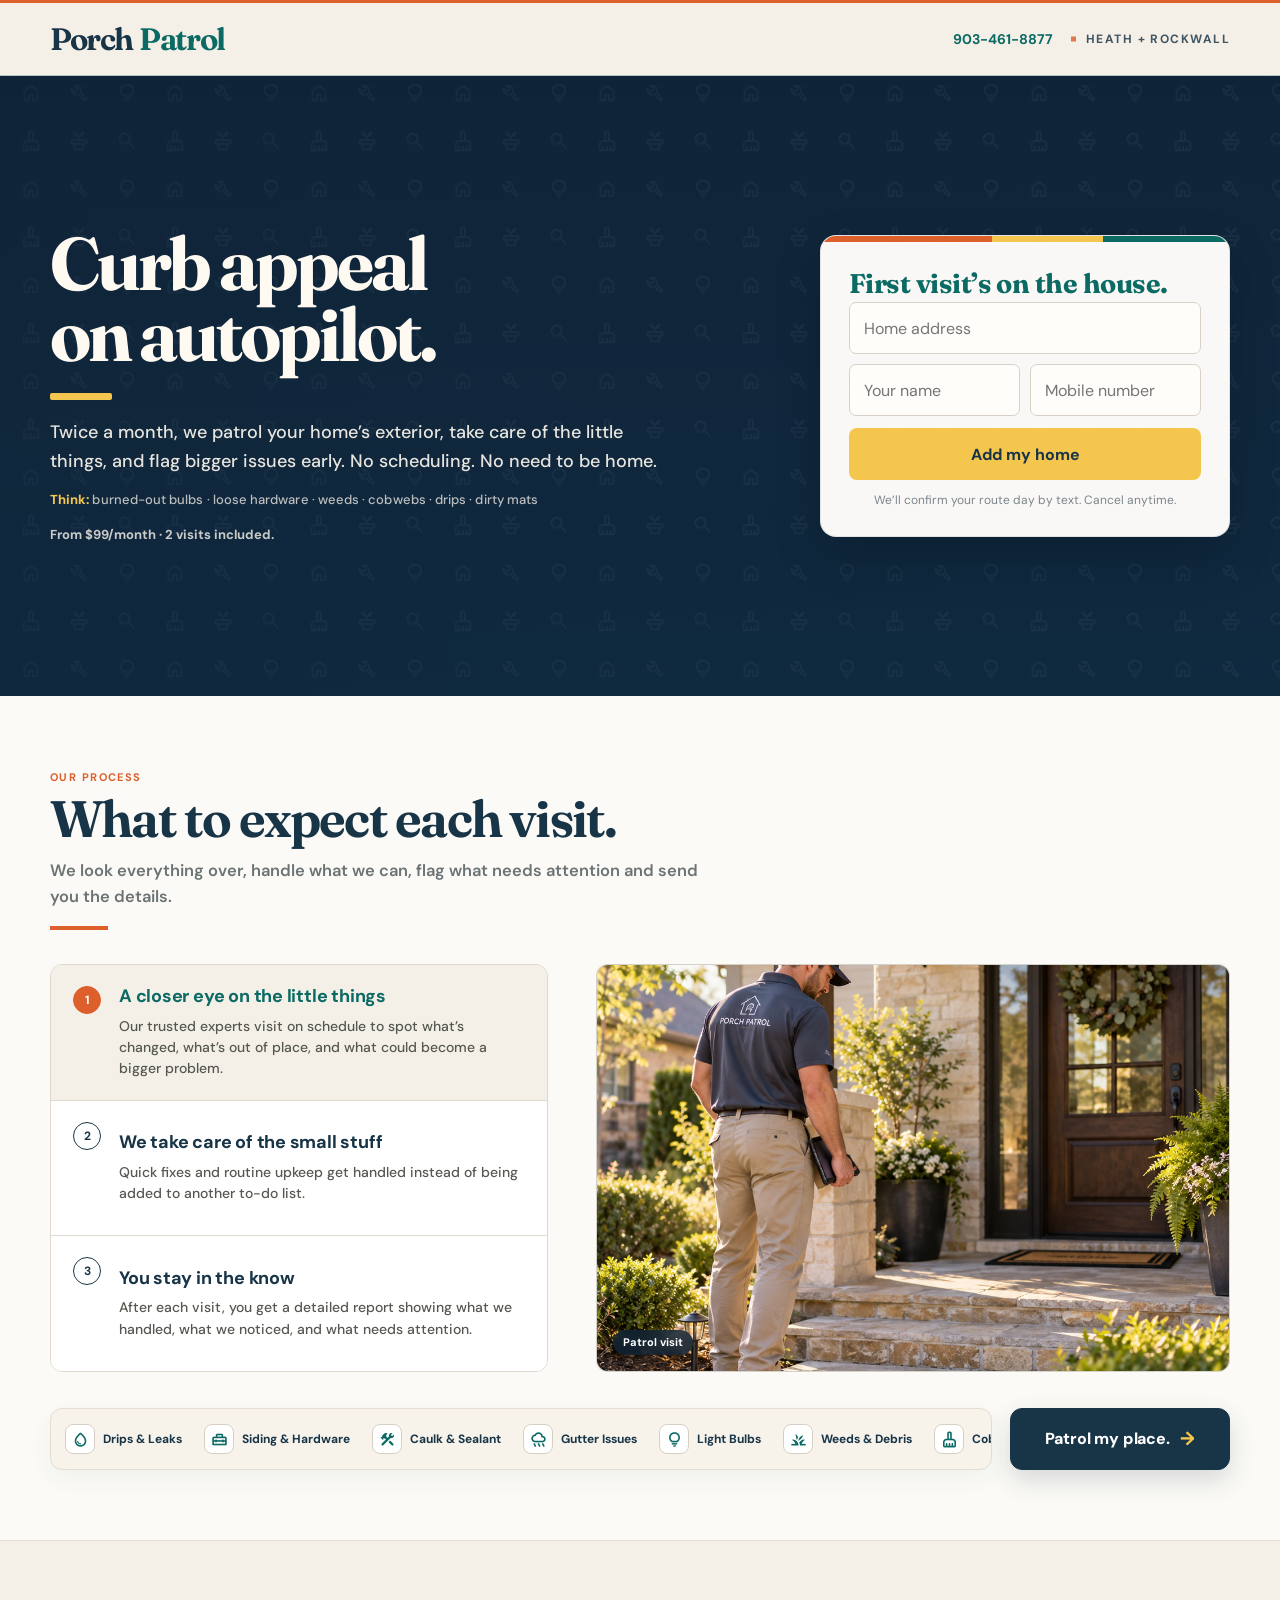
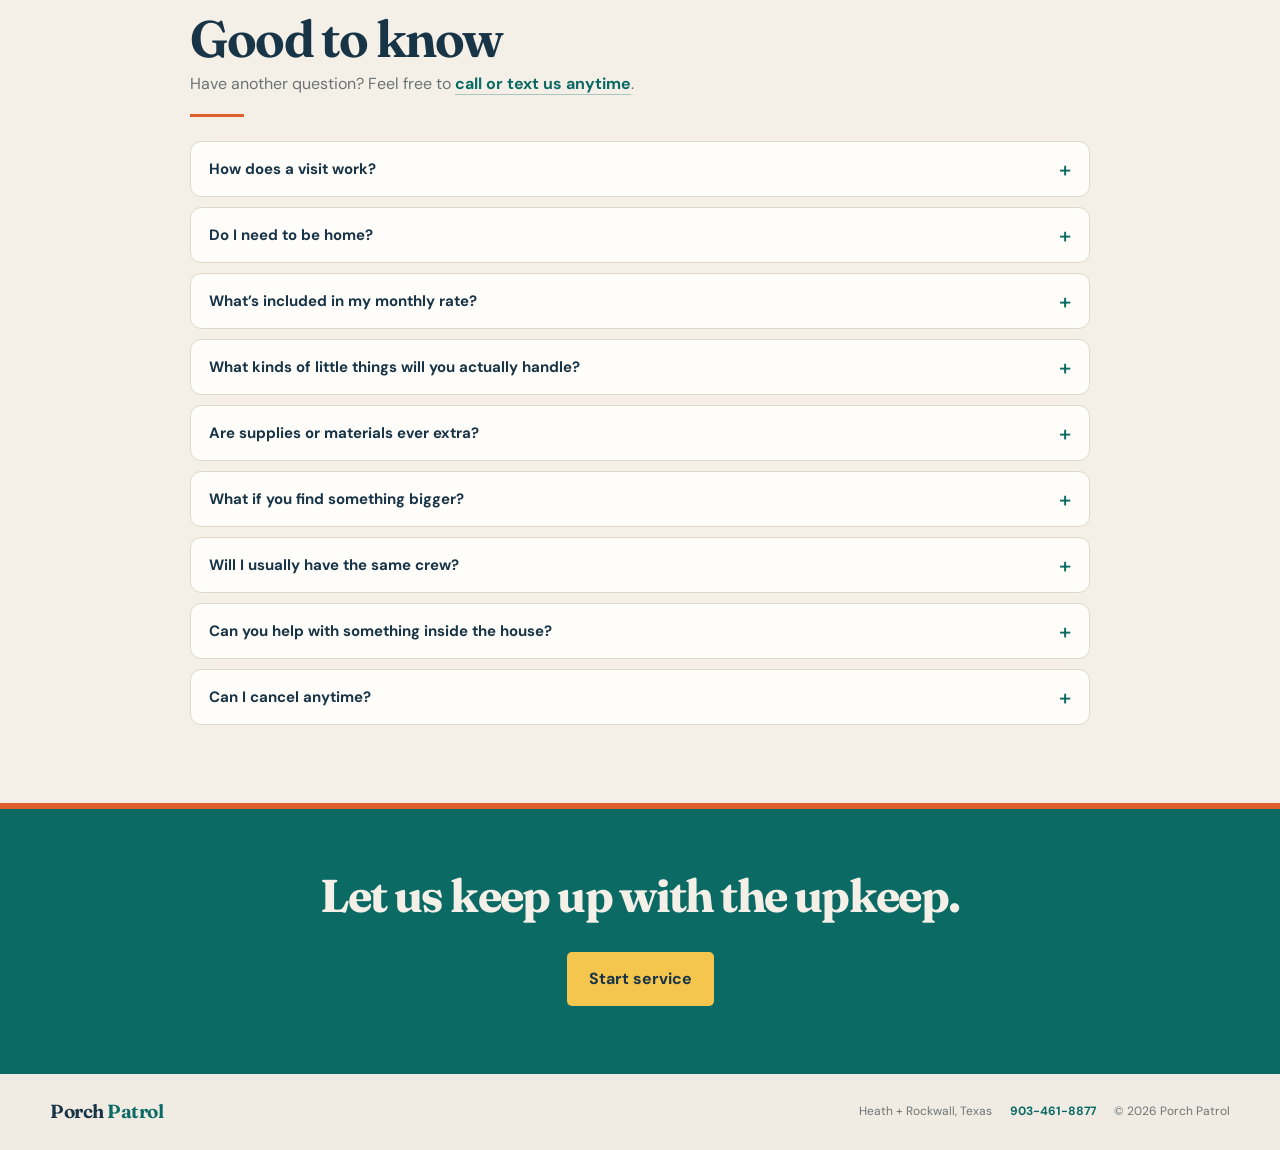
<file: index.html>
<!doctype html>
<html lang="en">
<head>
<meta charset="utf-8">
<meta name="viewport" content="width=device-width, initial-scale=1">
<meta name="description" content="Porch Patrol keeps your front entry looking its best with simple recurring porch care in Heath and Rockwall, Texas.">
<meta name="theme-color" content="#0a6661">
<title>Porch Patrol — Heath + Rockwall</title>

<link rel="preconnect" href="https://fonts.googleapis.com">
<link rel="preconnect" href="https://fonts.gstatic.com" crossorigin>
<link href="https://fonts.googleapis.com/css2?family=DM+Sans:wght@400;500;600;700&family=Fraunces:opsz,wght@9..144,600;9..144,650;9..144,700&family=Material+Symbols+Rounded:opsz,wght,FILL,GRAD@24,500,0,0&display=swap" rel="stylesheet">

<style>
:root {
  --navy: #0d2f45;
  --green: #2f6b4f;
  --yellow: #f3c647;
  --ink: #1c252b;
  --muted: #667078;
  --paper: #ffffff;
  --soft: #f6f4ee;
  --soft-2: #f2efe7;
  --line: #dfe4e1;

  --display: "Newsreader", Georgia, serif;
  --sans: "DM Sans", -apple-system, BlinkMacSystemFont, "Segoe UI", sans-serif;

  --s1: 8px;
  --s2: 12px;
  --s3: 16px;
  --s4: 24px;
  --s5: 32px;
  --s6: 48px;
  --radius: 10px;
  --radius-sm: 7px;
  --control-h: 54px;
  --max: 1180px;
}

* { box-sizing: border-box; }
html { scroll-behavior: smooth; }
body {
  margin: 0;
  font-family: var(--sans);
  color: var(--ink);
  background: var(--paper);
  -webkit-font-smoothing: antialiased;
}
a { color: inherit; text-decoration: none; }
button, input { font: inherit; }

.shell {
  width: min(var(--max), calc(100% - 40px));
  margin: 0 auto;
}

.site-header {
  height: 78px;
  background: rgba(255,255,255,.96);
  border-bottom: 1px solid rgba(13,47,69,.10);
  display: flex;
  align-items: center;
}
.header-inner {
  width: min(var(--max), calc(100% - 40px));
  margin: 0 auto;
  display: flex;
  align-items: center;
  justify-content: space-between;
  gap: 20px;
}
.brand-logo {
  display: inline-flex;
  align-items: center;
  flex: 0 0 auto;
}
.brand-logo img {
  display: block;
  width: 235px;
  height: auto;
  max-height: 52px;
  object-fit: contain;
}
.service-area {
  font-size: 12px;
  font-weight: 700;
  letter-spacing: .12em;
  text-transform: uppercase;
  color: #6d777d;
}

.header-actions {
  display: flex;
  align-items: center;
  gap: 22px;
}
.phone-link {
  font-size: 14px;
  font-weight: 700;
  color: var(--navy);
  white-space: nowrap;
}
.phone-link:hover {
  color: var(--green);
}

.button {
  appearance: none;
  min-height: var(--control-h);
  padding: 0 22px;
  border: 0;
  border-radius: var(--radius-sm);
  background: var(--yellow);
  color: #15222a;
  font-weight: 700;
  cursor: pointer;
  transition: transform .15s ease, filter .15s ease;
}
.button:hover { transform: translateY(-1px); filter: brightness(.98); }
.button:focus-visible { outline: 3px solid rgba(243,198,71,.45); outline-offset: 3px; }
.button.alt {
  background: transparent;
  border: 1px solid rgba(13,47,69,.18);
  color: var(--navy);
}
.button.dark {
  background: var(--navy);
  color: #fff;
}

.hero {
  position: relative;
  min-height: 760px;
  background-image:
    linear-gradient(90deg, rgba(4,19,27,.78) 0%, rgba(4,19,27,.61) 42%, rgba(4,19,27,.23) 68%, rgba(4,19,27,.08) 100%),
    url("https://images.unsplash.com/photo-1560184897-ae75f418493e?auto=format&fit=crop&fm=jpg&q=82&w=2400");
  background-size: cover;
  background-position: center 48%;
  display: flex;
  align-items: center;
}
.hero::after {
  content: "";
  position: absolute;
  inset: 0;
  background: linear-gradient(180deg, rgba(0,0,0,.03), rgba(0,0,0,.13));
  pointer-events: none;
}
.hero-inner {
  position: relative;
  z-index: 1;
  width: min(var(--max), calc(100% - 40px));
  margin: 0 auto;
  display: grid;
  grid-template-columns: minmax(0, 1.08fr) minmax(360px, .72fr);
  gap: 64px;
  align-items: center;
}
.hero-copy {
  max-width: 650px;
  color: #fff;
}
.hero h1 {
  margin: 0 0 18px;
  font-family: var(--display);
  font-size: clamp(60px, 6.4vw, 92px);
  line-height: .94;
  letter-spacing: -.045em;
  font-weight: 600;
}
.hero-lede {
  max-width: 590px;
  margin: 0 0 24px;
  font-size: clamp(18px, 1.8vw, 22px);
  line-height: 1.56;
  color: rgba(255,255,255,.94);
}
.price-line {
  display: flex;
  align-items: baseline;
  gap: 12px;
  margin-bottom: 26px;
}
.price-line strong {
  font-size: 18px;
  font-weight: 700;
}
.price-line span {
  font-size: 14px;
  color: rgba(255,255,255,.75);
}

.signup-card {
  background: rgba(255,255,255,.97);
  border: 1px solid rgba(255,255,255,.6);
  border-radius: 12px;
  padding: 30px;
  box-shadow: 0 22px 60px rgba(7,21,28,.24);
  backdrop-filter: blur(4px);
}
.signup-card h2 {
  margin: 0 0 6px;
  font-family: var(--display);
  color: var(--navy);
  font-size: 34px;
  line-height: 1.02;
  letter-spacing: -.03em;
  font-weight: 600;
}
.signup-card .sub {
  margin: 0 0 20px;
  font-size: 14px;
  color: var(--muted);
}
.form-stack {
  display: grid;
  gap: 11px;
}
.field {
  width: 100%;
  height: var(--control-h);
  border: 1px solid #cfd7d4;
  border-radius: 6px;
  padding: 0 14px;
  background: #fff;
  color: var(--ink);
  outline: none;
}
.field:focus {
  border-color: var(--green);
  box-shadow: 0 0 0 3px rgba(47,107,79,.10);
}
.signup-card .button {
  width: 100%;
  margin-top: 2px;
}
.form-note {
  margin-top: 12px;
  text-align: center;
  font-size: 12px;
  color: #7a858b;
}
.success {
  display: none;
  margin-top: 12px;
  padding: 12px 14px;
  border-radius: 6px;
  background: #edf6ef;
  color: #245c42;
  font-size: 13px;
  font-weight: 700;
}

.form-error {
  display: none;
  margin-top: 12px;
  padding: 12px 14px;
  border-radius: 6px;
  background: #fff1ef;
  color: #8c3c35;
  font-size: 13px;
  font-weight: 700;
}
.form-error a {
  color: inherit;
  text-decoration: underline;
}

.section {
  padding: 74px 0;
}
.section-heading {
  max-width: 760px;
  margin: 0 auto 34px;
  text-align: center;
}
.section-heading h2 {
  margin: 0 0 10px;
  font-family: var(--display);
  font-size: clamp(40px, 4vw, 54px);
  line-height: 1;
  letter-spacing: -.035em;
  color: var(--navy);
  font-weight: 600;
}
.section-heading p {
  margin: 0 auto;
  max-width: 620px;
  color: var(--muted);
  font-size: 17px;
  line-height: 1.55;
}


.tiers-wrap {
  background: linear-gradient(180deg, #fbf7eb 0%, #f6f1df 100%);
  border: 1px solid #efe6c7;
  border-radius: 16px;
  padding: 34px 28px 30px;
}
.tiers {
  display: grid;
  grid-template-columns: repeat(3, 1fr);
  gap: 24px;
  align-items: stretch;
}
.tier {
  position: relative;
  background: #fff;
  border: 1px solid #e3e4df;
  border-radius: 12px;
  box-shadow: 0 10px 26px rgba(18,35,46,.07);
  padding: 26px 22px 22px;

  /* One shared rhythm for every card. */
  min-height: 540px;
  display: grid;
  grid-template-rows:
    168px  /* image */
    22px   /* level */
    46px   /* product name */
    70px   /* price */
    72px   /* description */
    1fr    /* benefits */
    48px;  /* button */
}
.tier::before {
  content: "";
  position: absolute;
  top: 0;
  right: 0;
  width: 38px;
  height: 38px;
  clip-path: polygon(100% 0, 0 0, 100% 100%);
  background: #7f858c;
  border-top-right-radius: 11px;
}
.tier.accent-coral::before { background: #e87970; }
.tier.accent-blue::before { background: #177ea5; }
.tier.accent-gray::before { background: #7f858c; }

.tier.featured {
  transform: translateY(-6px);
  border-color: #decda4;
  box-shadow: 0 15px 34px rgba(18,35,46,.10);
}

.tier-level {
  margin: 0;
  color: #78838a;
  font-size: 11px;
  font-weight: 700;
  letter-spacing: .14em;
  text-transform: uppercase;
}

.tier-media {
  position: relative;
  overflow: hidden;
  margin: -26px -22px 18px;
  border-radius: 12px 12px 0 0;
  height: 168px;
  background: #e8ebe7;
}
.tier-media img {
  position: absolute;
  inset: 0;
  width: 100%;
  height: 100%;
  object-fit: cover;
  object-position: center 55%;
  opacity: 0;
  transition: opacity .45s ease;
}
.tier-media img.active {
  opacity: 1;
}
.tier-media::after {
  content: "";
  position: absolute;
  inset: 0;
  background: linear-gradient(180deg, rgba(0,0,0,.04), rgba(0,0,0,.10));
  pointer-events: none;
}
.tier-media-label {
  position: absolute;
  left: 14px;
  bottom: 14px;
  z-index: 2;
  display: inline-flex;
  align-items: center;
  min-height: 28px;
  padding: 0 10px;
  border-radius: 999px;
  background: rgba(255,255,255,.92);
  color: var(--navy);
  font-size: 11px;
  font-weight: 700;
  letter-spacing: .02em;
  box-shadow: 0 4px 14px rgba(12,28,37,.10);
}
.tier-name {
  margin: 0;
  align-self: start;
  font-family: var(--display);
  font-size: 31px;
  line-height: 1;
  letter-spacing: -.03em;
  color: var(--navy);
  font-weight: 600;
}
.tier-price {
  margin: 0;
  align-self: center;
  display: flex;
  align-items: baseline;
  gap: 7px;
  color: var(--navy);
}
.tier-price strong {
  font-family: var(--sans);
  font-size: 31px;
  line-height: 1;
  letter-spacing: -.035em;
  font-weight: 700;
}
.tier-price span {
  color: #758087;
  font-size: 12px;
  font-weight: 500;
}
.tier-copy {
  margin: 0;
  color: var(--muted);
  font-size: 14px;
  line-height: 1.52;
  max-width: 95%;
}
.tier-list {
  list-style: none;
  margin: 0;
  padding: 2px 0 20px;
  display: grid;
  align-content: start;
  gap: 13px;
}
.tier-list li {
  position: relative;
  padding-left: 25px;
  font-size: 14px;
  line-height: 1.48;
  color: #445058;
}
.tier-list li::before {
  content: "✓";
  position: absolute;
  left: 0;
  top: 0;
  color: #d4a710;
  font-weight: 700;
  font-size: 16px;
  line-height: 1.2;
}
.tier-list strong {
  color: var(--ink);
  font-weight: 700;
}
.tier-tag {
  position: absolute;
  top: 15px;
  right: 17px;
  z-index: 2;
  display: inline-flex;
  min-height: 21px;
  align-items: center;
  padding: 0 7px;
  border-radius: 999px;
  background: #fff0ec;
  color: #9c4a43;
  font-size: 9px;
  font-weight: 700;
  letter-spacing: .06em;
  text-transform: uppercase;
}
.tier-cta {
  align-self: end;
}
.tier-cta .button {
  width: 100%;
  min-height: 46px;
}
.tier.featured .tier-cta .button {
  background: var(--yellow);
  box-shadow: 0 4px 0 rgba(189,145,9,.16);
}
.tier-help {
  margin: 22px 0 0;
  text-align: center;
  color: #6e787e;
  font-size: 14px;
}
.tier-help a {
  color: var(--navy);
  font-weight: 700;
  border-bottom: 1px solid rgba(13,47,69,.28);
}

.final-cta {
  padding: 62px 0 68px;
  text-align: center;
}
.final-cta h2 {
  margin: 0 0 9px;
  font-family: var(--display);
  font-size: 46px;
  line-height: 1;
  color: var(--navy);
  letter-spacing: -.035em;
  font-weight: 600;
}
.final-cta p {
  margin: 0 0 24px;
  color: var(--muted);
  font-size: 17px;
}

footer {
  border-top: 1px solid var(--line);
  padding: 24px 0 28px;
}
.footer-inner {
  width: min(var(--max), calc(100% - 40px));
  margin: 0 auto;
  display: flex;
  justify-content: space-between;
  gap: 20px;
  color: #7a858b;
  font-size: 12px;
}


.credibility-rail {
  background: #f6f7f4;
  border-top: 1px solid rgba(13,47,69,.06);
  border-bottom: 1px solid rgba(13,47,69,.10);
}
.credibility-inner {
  width: min(980px, calc(100% - 40px));
  min-height: 116px;
  margin: 0 auto;
  display: grid;
  grid-template-columns: repeat(3, 1fr);
  align-items: center;
}
.credibility-item {
  min-height: 72px;
  display: flex;
  align-items: center;
  justify-content: center;
  padding: 10px 30px;
  opacity: .88;
}
.credibility-item + .credibility-item {
  border-left: 1px solid rgba(13,47,69,.11);
}
.credibility-item img {
  display: block;
  width: auto;
  max-width: 100%;
  object-fit: contain;
}
.credibility-item.homeadvisor img,
.credibility-item.bbb img {
  height: 68px;
}
.credibility-item.trustpilot img {
  height: 62px;
  max-width: 205px;
}

@media (max-width: 700px) {
  .credibility-inner {
    width: min(100% - 28px, 620px);
    min-height: 96px;
    grid-template-columns: repeat(3, minmax(0,1fr));
  }
  .credibility-item {
    min-height: 62px;
    padding: 8px 12px;
  }
  .credibility-item.homeadvisor img,
  .credibility-item.bbb img {
    height: 48px;
  }
  .credibility-item.trustpilot img {
    height: 44px;
    max-width: 145px;
  }
}

@media (max-width: 1020px) {
  .tiers {
    grid-template-columns: 1fr;
    gap: 18px;
  }
  .tier,
  .tier.featured {
    min-height: 0;
    transform: none;
    grid-template-rows: auto auto auto auto auto auto auto;
    row-gap: 12px;
  }
}
@media (max-width: 900px) {
  .hero {
    min-height: auto;
    padding: 72px 0 54px;
    background-position: center;
  }
  .hero-inner {
    grid-template-columns: 1fr;
    gap: 34px;
  }
  .hero-copy { max-width: 620px; }
  .signup-card { max-width: 560px; }
}
@media (max-width: 560px) {
  .header-inner,
  .hero-inner,
  .shell,
  .footer-inner {
    width: min(100% - 28px, var(--max));
  }
  .header-actions { gap: 12px; }
  .phone-link { font-size: 12px; }
  .brand-logo img { width: 164px; max-height: 44px; }
  .service-area { font-size: 9px; }
  .hero {
    padding: 58px 0 34px;
    background-image:
      linear-gradient(180deg, rgba(4,19,27,.72) 0%, rgba(4,19,27,.56) 44%, rgba(4,19,27,.40) 100%),
      url("https://images.unsplash.com/photo-1560184897-ae75f418493e?auto=format&fit=crop&fm=jpg&q=82&w=2400");
  }
  .hero h1 { font-size: 56px; }
  .signup-card { padding: 22px; }
  .section { padding: 54px 0; }
  .tiers-wrap { padding: 22px 16px; }
  .tier-price {
    width: 104px;
    height: 104px;
  }
  .final-cta { padding: 50px 16px 56px; }
  .footer-inner { flex-direction: column; }
}

/* ---------------------------------------------------------
   PORCH PATROL — BRAND SYSTEM
   The logo leads: warm cream + house orange + teal + yellow
   with a deep roof/navy neutral. Whimsy is concentrated in
   small repeatable details rather than extra page clutter.
   --------------------------------------------------------- */

:root {
  --navy: #102438;
  --green: #00645f;
  --teal: #00645f;
  --orange: #d94709;
  --orange-dark: #b9340d;
  --yellow: #ffb600;
  --ink: #20201f;
  --muted: #686861;
  --paper: #fbf9f5;
  --cream: #f5f0e7;
  --soft: #f5f0e7;
  --soft-2: #eee7db;
  --line: #ded7cc;

  --display: "Fraunces", Georgia, serif;
  --sans: "DM Sans", -apple-system, BlinkMacSystemFont, "Segoe UI", sans-serif;
}

body {
  background: var(--paper);
}

/* Header: logo is the personality, utilities stay quiet. */
.site-header {
  height: 84px;
  background: rgba(251,249,245,.97);
  border-bottom-color: rgba(16,36,56,.10);
}
.brand-logo img {
  width: 235px;
  max-height: 54px;
}
.header-actions {
  gap: 18px;
}
.phone-link {
  color: var(--orange);
  font-weight: 700;
}
.phone-link:hover {
  color: var(--orange-dark);
}
.service-area {
  position: relative;
  color: var(--teal);
  padding-left: 19px;
}
.service-area::before {
  content: "";
  position: absolute;
  left: 0;
  top: 50%;
  width: 7px;
  height: 7px;
  transform: translateY(-50%) rotate(5deg);
  background: var(--yellow);
}

/* Hero: editorial headline, service-company clarity. */
.hero {
  background-image:
    linear-gradient(90deg, rgba(16,36,56,.84) 0%, rgba(16,36,56,.66) 42%, rgba(16,36,56,.27) 68%, rgba(16,36,56,.08) 100%),
    url("https://images.unsplash.com/photo-1560184897-ae75f418493e?auto=format&fit=crop&fm=jpg&q=82&w=2400");
}
.hero h1 {
  max-width: 660px;
  font-family: var(--display);
  font-weight: 650;
  letter-spacing: -.035em;
}
.hero h1::after {
  content: "";
  display: block;
  width: 66px;
  height: 8px;
  margin-top: 22px;
  border-radius: 2px;
  background: var(--yellow);
  transform: rotate(-2deg);
}
.hero-lede {
  max-width: 610px;
  font-weight: 500;
}
.price-line {
  width: max-content;
  padding: 9px 13px;
  border: 1px solid rgba(255,255,255,.22);
  border-radius: 999px;
  background: rgba(245,240,231,.10);
  backdrop-filter: blur(5px);
}

/* Buttons use the house orange. Priority may deliberately use teal. */
.button {
  background: var(--orange);
  color: #fff;
  border-radius: 8px;
  box-shadow: 0 3px 0 rgba(127,37,7,.22);
}
.button:hover {
  filter: brightness(.97);
}
.button.alt {
  background: transparent;
  color: var(--teal);
  border-color: rgba(0,100,95,.36);
  box-shadow: none;
}
.button.dark {
  background: var(--teal);
  color: #fff;
  box-shadow: 0 3px 0 rgba(0,64,61,.22);
}

/* One controlled bit of play: the form gets the logo's three colors. */
.signup-card {
  position: relative;
  overflow: hidden;
  background: rgba(251,249,245,.98);
  border: 1px solid rgba(16,36,56,.10);
  box-shadow: 0 24px 64px rgba(8,25,35,.25);
}
.signup-card::before {
  content: "";
  position: absolute;
  inset: 0 0 auto 0;
  height: 6px;
  background:
    linear-gradient(90deg,
      var(--orange) 0 42%,
      var(--yellow) 42% 69%,
      var(--teal) 69% 100%);
}
.signup-card h2 {
  color: var(--teal);
  font-family: var(--display);
  font-weight: 650;
}
.field {
  background: #fffdfa;
  border-color: #d8d0c5;
}
.field:focus {
  border-color: var(--teal);
  box-shadow: 0 0 0 3px rgba(0,100,95,.10);
}

/* Credibility should feel substantial but still secondary. */
.credibility-rail {
  background: var(--cream);
  border-color: rgba(16,36,56,.10);
}
.credibility-item + .credibility-item {
  border-left-color: rgba(16,36,56,.12);
}

/* Section typography gets a tiny window-color motif from the logo. */
.section-heading h2 {
  color: var(--navy);
  font-family: var(--display);
  font-weight: 650;
}
.section-heading::after {
  content: "";
  display: block;
  width: 9px;
  height: 9px;
  margin: 17px auto 0;
  background: var(--orange);
  transform: rotate(3deg);
  box-shadow:
    15px 1px 0 var(--yellow),
    30px -1px 0 var(--teal);
}

/* Package component: one system, three coded service levels. */
.tiers-wrap {
  background: var(--cream);
  border-color: #e7ddcf;
}
.tier {
  background: #fffdfa;
  border-color: #e4dcd1;
  box-shadow: 0 10px 26px rgba(16,36,56,.07);
}
.tier.accent-gray::before {
  background: var(--yellow);
}
.tier.accent-coral::before {
  background: var(--orange);
}
.tier.accent-blue::before {
  background: var(--teal);
}
.tier.featured {
  border-color: rgba(217,71,9,.34);
  box-shadow: 0 16px 38px rgba(16,36,56,.11);
}
.tier-level {
  color: var(--teal);
}
.tier-name {
  color: var(--navy);
  font-family: var(--display);
  font-weight: 650;
}
.tier-price strong {
  color: var(--navy);
}
.tier-list li::before {
  color: var(--orange);
}
.tier-tag {
  background: var(--yellow);
  color: var(--navy);
  padding-inline: 8px;
}
.tier-media-label {
  background: rgba(251,249,245,.94);
  color: var(--teal);
}
.tier.featured .tier-cta .button {
  background: var(--orange);
  box-shadow: 0 3px 0 rgba(127,37,7,.18);
}

/* Friendly final punctuation without introducing another content block. */
.final-cta {
  background: var(--teal);
  color: var(--cream);
  padding: 68px 20px 72px;
}
.final-cta h2 {
  color: var(--cream);
  font-family: var(--display);
  font-weight: 650;
}
.final-cta .button {
  background: var(--yellow);
  color: var(--navy);
  box-shadow: 0 3px 0 rgba(113,82,0,.22);
}
footer {
  background: var(--paper);
}

/* Slightly softer, more crafted interactive motion. */
.button,
.tier,
.signup-card {
  transition:
    transform .16s ease,
    box-shadow .16s ease,
    filter .16s ease;
}
.tier:hover {
  transform: translateY(-3px);
  box-shadow: 0 16px 36px rgba(16,36,56,.10);
}
.tier.featured:hover {
  transform: translateY(-8px);
}

/* Responsive refinements */
@media (max-width: 1020px) {
  .tier:hover,
  .tier.featured:hover {
    transform: none;
  }
}
@media (max-width: 560px) {
  .site-header {
    height: 74px;
  }
  .brand-logo img {
    width: 188px;
    max-height: 44px;
  }
  .service-area {
    padding-left: 0;
  }
  .service-area::before {
    display: none;
  }
  .hero h1::after {
    width: 54px;
    height: 7px;
    margin-top: 18px;
  }
  .price-line {
    padding: 8px 11px;
  }
}


/* ---------------------------------------------------------
   PORCH PATROL — COLOR REBALANCE
   Yellow = action
   Teal = anchor
   Orange = accent only
   Straight, intentional geometry
   --------------------------------------------------------- */

:root {
  --navy: #183447;
  --teal: #0a6661;
  --green: #0a6661;
  --yellow: #f6c54a;
  --orange: #d85d2a;
  --orange-dark: #b9471f;
  --ink: #252725;
  --muted: #6d716c;
  --paper: #fbfaf6;
  --cream: #f4f0e8;
  --soft: #f4f0e8;
  --soft-2: #ebe5da;
  --line: #ddd7cc;
}

/* Keep utilities calm; no orange-heavy header */
.phone-link {
  color: var(--teal);
}
.phone-link:hover {
  color: var(--navy);
}
.service-area::before {
  background: var(--orange);
  transform: translateY(-50%);
}

/* Straight hero accent */
.hero h1::after {
  background: var(--yellow);
  transform: none;  border-radius: 0;
}

/* Yellow is now the primary action color */
.button {
  background: var(--yellow);
  color: var(--navy);
  box-shadow: 0 3px 0 rgba(126, 94, 8, .16);
}
.button:hover {
  filter: brightness(.985);
}
.button.alt {
  background: transparent;
  color: var(--teal);
  border-color: rgba(10,102,97,.34);
  box-shadow: none;
}
.button.dark {
  background: var(--teal);
  color: #fff;
  box-shadow: 0 3px 0 rgba(0,64,61,.16);
}

/* Form stripe: teal + yellow dominate, orange is only a small accent */
.signup-card::before {
  background:
    linear-gradient(90deg,
      var(--teal) 0 46%,
      var(--yellow) 46% 84%,
      var(--orange) 84% 100%);
}

/* Small section motif, aligned instead of playful/crooked */
.section-heading::after {
  width: 8px;
  height: 8px;
  margin-top: 17px;
  background: var(--teal);
  transform: none;
  box-shadow:
    15px 0 0 var(--yellow),
    30px 0 0 var(--orange);
}

/* Package coding stays, but yellow/teal lead */
.tier.accent-gray::before {
  background: #9aa19d;
}
.tier.accent-coral::before {
  background: var(--orange);
}
.tier.accent-blue::before {
  background: var(--teal);
}
.tier-list li::before {
  color: var(--teal);
}
.tier-tag {
  background: var(--yellow);
  color: var(--navy);
}
.tier.featured .tier-cta .button {
  background: var(--yellow);
  color: var(--navy);
  box-shadow: 0 3px 0 rgba(126,94,8,.16);
}

/* Keep the final CTA lively, not Halloween */
.final-cta {
  background: var(--teal);
}
.final-cta .button {
  background: var(--yellow);
  color: var(--navy);
  box-shadow: 0 3px 0 rgba(126,94,8,.16);
}

/* Orange should appear as punctuation, not a field color */
.price-line {
  border-color: rgba(255,255,255,.24);
  background: rgba(244,240,232,.12);
}


.hero-cta-wrap {
  display: inline-flex;
  flex-direction: column;
  align-items: flex-start;
  gap: 8px;
}
.hero-price-note {
  padding-left: 2px;
  color: rgba(255,255,255,.78);
  font-size: 13px;
  font-style: italic;
  line-height: 1.35;
}


/* ---------------------------------------------------------
   PORCH PATROL — ORANGE ACCENT + MOBILE POLISH
   --------------------------------------------------------- */

/* More orange as accent, without shifting the whole palette */
.hero h1::after {
  background: var(--orange) !important;
}

.section-heading::after {
  width: 62px;
  height: 4px;
  margin: 18px auto 0;
  background: var(--orange);
  transform: none;
  box-shadow: none;
  border-radius: 0;
}

.tiers-wrap {
  position: relative;
  box-shadow: inset 0 4px 0 var(--orange);
}

.tier.featured {
  border-color: rgba(216,93,42,.42);
}

.tier-media-label {
  color: var(--orange-dark);
}

.tier-help a {
  color: var(--orange-dark);
  border-bottom-color: rgba(216,93,42,.28);
}

.final-cta {
  position: relative;
  overflow: hidden;
}

.final-cta::before {
  content: "";
  position: absolute;
  inset: 0 0 auto 0;
  height: 8px;
  background: linear-gradient(90deg, var(--orange) 0 24%, var(--yellow) 24% 72%, var(--orange) 72% 100%);
}

/* Crisp mobile pass */
@media (max-width: 900px) {
  .site-header {
    height: auto;
    padding: 14px 0;
  }

  .header-inner {
    align-items: center;
    gap: 14px;
  }

  .header-actions {
    margin-left: auto;
    flex-direction: column;
    align-items: flex-end;
    gap: 4px;
  }

  .hero {
    min-height: auto;
    padding: 56px 0 34px;
    background-position: center 40%;
  }

  .hero-inner {
    grid-template-columns: 1fr;
    gap: 24px;
    align-items: start;
  }

  .hero-copy,
  .signup-card {
    max-width: 100%;
  }

  .signup-card {
    padding: 24px 22px 22px;
  }

  .credibility-inner {
    width: min(100% - 32px, 760px);
  }

  .section {
    padding: 56px 0;
  }

  .tiers-wrap {
    padding: 24px 18px 22px;
  }
}

@media (max-width: 560px) {
  .site-header {
    padding: 12px 0;
  }

  .header-inner {
    width: min(100% - 24px, var(--max));
    align-items: flex-start;
  }

  .brand-logo img {
    width: 176px;
    max-height: 42px;
  }

  .header-actions {
    align-items: flex-end;
    gap: 2px;
  }

  .phone-link {
    font-size: 13px;
    line-height: 1.2;
  }

  .service-area {
    font-size: 9px;
    letter-spacing: .10em;
  }

  .hero {
    padding: 44px 0 24px;
  }

  .hero-inner {
    width: min(100% - 24px, var(--max));
    gap: 18px;
  }

  .hero h1 {
    font-size: clamp(40px, 12vw, 56px);
    line-height: .95;
    margin-bottom: 14px;
  }

  .hero h1::after {
    width: 52px;
    height: 4px;
    margin-top: 16px;
  }

  .hero-lede {
    font-size: 17px;
    line-height: 1.45;
    margin-bottom: 18px;
  }

  .hero-cta-wrap {
    width: 100%;
  }

  .hero-cta-wrap .button {
    width: 100%;
    justify-content: center;
  }

  .hero-price-note {
    font-size: 12px;
  }

  .signup-card h2 {
    font-size: 29px;
  }

  .signup-card .sub {
    margin-bottom: 16px;
    font-size: 13px;
    line-height: 1.45;
  }

  .field {
    height: 50px;
  }

  .credibility-inner {
    width: min(100% - 24px, 560px);
    min-height: 88px;
  }

  .credibility-item {
    padding: 8px 8px;
  }

  .credibility-item.homeadvisor img,
  .credibility-item.bbb img {
    height: 42px;
  }

  .credibility-item.trustpilot img {
    height: 38px;
    max-width: 126px;
  }

  .section {
    padding: 48px 0;
  }

  .shell,
  .footer-inner {
    width: min(100% - 24px, var(--max));
  }

  .section-heading {
    margin-bottom: 24px;
  }

  .section-heading h2 {
    font-size: 34px;
  }

  .section-heading p {
    font-size: 15px;
    line-height: 1.45;
  }

  .section-heading::after {
    margin-top: 14px;
    width: 52px;
  }

  .tiers-wrap {
    padding: 18px 14px 18px;
    border-radius: 14px;
  }

  .tiers {
    gap: 14px;
  }

  .tier,
  .tier.featured {
    padding: 20px 16px 16px;
    border-radius: 10px;
  }

  .tier-media {
    margin: -20px -16px 16px;
    height: 144px;
  }

  .tier-level {
    font-size: 10px;
  }

  .tier-name {
    font-size: 28px;
  }

  .tier-price strong {
    font-size: 28px;
  }

  .tier-price span {
    font-size: 11px;
  }

  .tier-copy,
  .tier-list li {
    font-size: 13px;
    line-height: 1.42;
  }

  .tier-cta .button {
    min-height: 44px;
  }

  .tier-help {
    margin-top: 16px;
    font-size: 13px;
    line-height: 1.4;
  }

  .final-cta {
    padding: 54px 16px 56px;
  }

  .final-cta h2 {
    font-size: 34px;
  }

  .final-cta::before {
    height: 6px;
  }

  footer {
    padding: 18px 0 22px;
  }

  .footer-inner {
    flex-direction: column;
    gap: 6px;
    font-size: 11px;
  }
}


/* =========================================================
   PORCH PATROL — HUMAN / EDITORIAL PASS
   Reduce component noise; make the page feel like one brand.
   ========================================================= */

:root {
  --navy: #183447;
  --teal: #0b6a64;
  --yellow: #f5c64e;
  --orange: #dc5f2c;
  --orange-dark: #b74a20;
  --ink: #253037;
  --muted: #6b7375;
  --paper: #fbfaf6;
  --cream: #f4f0e8;
  --line: #ded8ce;
}

/* Header */
.site-header {
  height: 76px;
  background: rgba(251,250,246,.98);
  border-top: 3px solid var(--orange);
  border-bottom: 1px solid rgba(24,52,71,.10);
}
.wordmark {
  display: inline-flex;
  align-items: baseline;
  gap: .20em;
  font-family: var(--display);
  font-size: 31px;
  line-height: 1;
  letter-spacing: -.045em;
  font-weight: 650;
  color: var(--navy);
  white-space: nowrap;
}
.wordmark span {
  color: var(--teal);
}
.header-actions {
  gap: 18px;
}
.phone-link {
  color: var(--teal);
  font-size: 14px;
}
.service-area {
  color: var(--navy);
  padding-left: 15px;
  opacity: .82;
}
.service-area::before {
  width: 5px;
  height: 5px;
  background: var(--orange);
  transform: translateY(-50%);
}

/* Hero */
.hero {
  min-height: 690px;
}
.hero-inner {
  grid-template-columns: minmax(0, 1.05fr) minmax(360px, .70fr);
  gap: 62px;
}
.hero h1::after {
  width: 58px;
  height: 4px;
  margin-top: 20px;
  background: var(--orange) !important;
  border-radius: 0;
  transform: none;
}
.hero-lede {
  max-width: 570px;
  line-height: 1.48;
}
.signup-card {
  border-radius: 8px;
  border: 1px solid rgba(24,52,71,.13);
  border-top: 4px solid var(--orange);
  box-shadow: 0 18px 42px rgba(7,21,28,.20);
  background: rgba(251,250,246,.985);
}
.signup-card::before {
  display: none !important;
}
.signup-card h2 {
  color: var(--navy);
}
.field {
  border-radius: 5px;
  background: #fff;
}
.button {
  border-radius: 5px;
  box-shadow: none !important;
}
.button:hover {
  transform: none;
}
.hero-price-note {
  color: rgba(255,255,255,.82);
}

/* Proof is part of the hero, not a separate "badge section." */
.hero-proof {
  grid-column: 1 / -1;
  display: flex;
  align-items: center;
  flex-wrap: wrap;
  gap: 11px;
  margin-top: -12px;
  color: rgba(255,255,255,.82);
  font-size: 12px;
  font-weight: 600;
  letter-spacing: .01em;
}
.hero-proof i {
  display: block;
  width: 3px;
  height: 3px;
  border-radius: 50%;
  background: var(--yellow);
  opacity: .95;
}
.hero-proof em {
  font-style: normal;
  font-weight: 400;
  color: rgba(255,255,255,.68);
}

/* Plans: editorial section, not a UI demo panel */
.plans-section {
  padding: 78px 0 84px;
  background: var(--paper);
}
.section-heading {
  max-width: none;
  margin: 0 0 32px;
  text-align: left;
}
.section-heading h2 {
  font-size: clamp(42px, 4vw, 54px);
  margin-bottom: 8px;
}
.section-heading p {
  margin: 0;
  max-width: 560px;
  font-size: 16px;
}
.section-heading::after {
  width: 54px;
  height: 3px;
  margin: 17px 0 0;
  background: var(--orange);
  box-shadow: none;
  transform: none;
}

.tiers-wrap {
  background: transparent;
  border: 0;
  border-radius: 0;
  padding: 0;
  box-shadow: none !important;
}
.tiers-wrap::before {
  display: none !important;
}
.tiers {
  gap: 18px;
}
.tier {
  min-height: 565px;
  border-radius: 7px;
  border: 1px solid #ddd8cf;
  box-shadow: 0 8px 22px rgba(24,52,71,.055);
  background: #fff;
  padding: 24px 20px 20px;
}
.tier::before {
  display: none !important;
}
.tier.featured {
  transform: translateY(-4px);
  border-color: rgba(220,95,44,.42);
  box-shadow: 0 12px 28px rgba(24,52,71,.08);
}
.tier-media {
  margin: -24px -20px 18px;
  border-radius: 6px 6px 0 0;
  height: 176px;
}
.tier-media::after {
  background: linear-gradient(180deg, rgba(0,0,0,.01), rgba(0,0,0,.05));
}
.tier-media-label {
  display: none;
}
.tier-tag {
  top: 14px;
  right: 14px;
  min-height: 20px;
  border-radius: 3px;
  background: var(--yellow);
  color: var(--navy);
  font-size: 8px;
  padding: 0 7px;
  box-shadow: none;
}
.tier-level {
  color: var(--teal);
  margin-top: 1px;
}
.tier-name {
  font-size: 30px;
}
.tier-price strong {
  font-size: 30px;
}
.tier-copy {
  font-size: 13.5px;
}
.tier-list li {
  font-size: 13.5px;
}
.tier-list li::before {
  color: var(--teal);
}
.tier-help {
  text-align: left;
  margin-top: 18px;
  font-size: 13px;
}
.tier-help a {
  color: var(--orange-dark);
  border-bottom-color: rgba(220,95,44,.3);
}

/* Final CTA: one decisive block, no generated-looking rainbow rule */
.final-cta {
  border-top: 6px solid var(--orange);
  background: var(--teal);
  padding: 64px 20px 68px;
}
.final-cta::before {
  display: none !important;
}
.final-cta h2 {
  max-width: 760px;
  margin-left: auto;
  margin-right: auto;
}

/* Actual business footer */
footer {
  background: #f0ece4;
  border-top: 0;
  padding: 25px 0 27px;
}
.footer-inner {
  align-items: center;
}
.footer-brand {
  font-family: var(--display);
  font-size: 19px;
  font-weight: 650;
  letter-spacing: -.025em;
  color: var(--navy);
}
.footer-brand span {
  color: var(--teal);
}
.footer-meta {
  display: flex;
  flex-wrap: wrap;
  justify-content: flex-end;
  gap: 8px 18px;
  color: #6e7474;
}
.footer-meta a {
  color: var(--teal);
  font-weight: 700;
}

/* Mobile */
@media (max-width: 900px) {
  .hero {
    min-height: auto;
    padding: 54px 0 34px;
  }
  .hero-inner {
    gap: 24px;
  }
  .hero-proof {
    margin-top: 0;
  }
  .section-heading {
    text-align: left;
  }
}

@media (max-width: 560px) {
  .site-header {
    height: 69px;
    padding: 0;
  }
  .wordmark {
    font-size: 25px;
  }
  .header-inner {
    align-items: center;
  }
  .header-actions {
    gap: 3px;
  }
  .service-area {
    display: none;
  }
  .phone-link {
    font-size: 12px;
  }

  .hero {
    padding: 40px 0 26px;
    background-position: 42% center;
  }
  .hero h1 {
    font-size: 51px;
  }
  .hero-lede {
    font-size: 16.5px;
    line-height: 1.45;
  }
  .signup-card {
    padding: 21px 18px 19px;
  }
  .signup-card h2 {
    font-size: 28px;
  }
  .hero-proof {
    gap: 7px 9px;
    font-size: 10.5px;
    line-height: 1.4;
  }

  .plans-section {
    padding: 48px 0 56px;
  }
  .section-heading {
    margin-bottom: 23px;
  }
  .section-heading h2 {
    font-size: 37px;
  }
  .section-heading p {
    font-size: 14.5px;
  }
  .tiers {
    gap: 15px;
  }
  .tier,
  .tier.featured {
    transform: none;
    padding: 19px 16px 16px;
    border-radius: 6px;
  }
  .tier-media {
    margin: -19px -16px 16px;
    height: 156px;
  }
  .tier-name {
    font-size: 27px;
  }
  .tier-price strong {
    font-size: 27px;
  }
  .tier-help {
    text-align: center;
  }

  .final-cta {
    padding: 48px 18px 50px;
    border-top-width: 5px;
  }
  .final-cta h2 {
    font-size: 34px;
  }

  .footer-inner {
    align-items: flex-start;
    gap: 10px;
  }
  .footer-meta {
    justify-content: flex-start;
    gap: 5px 12px;
    line-height: 1.5;
  }
}


/* HERO STRUCTURE FIX */
.hero {
  display: block;
}
.hero-inner {
  display: grid;
  grid-template-columns: minmax(0, 1.05fr) minmax(360px, .70fr);
  grid-template-areas:
    "copy form"
    "proof proof";
  column-gap: 62px;
  row-gap: 24px;
  align-items: center;
  padding-top: 74px;
  padding-bottom: 34px;
}
.hero-copy { grid-area: copy; }
.signup-card { grid-area: form; }
.hero-proof {
  grid-area: proof;
  margin: 0;
}

@media (max-width: 900px) {
  .hero-inner {
    grid-template-columns: 1fr;
    grid-template-areas:
      "copy"
      "form"
      "proof";
    row-gap: 22px;
    padding-top: 54px;
    padding-bottom: 30px;
  }
}

@media (max-width: 560px) {
  .hero-inner {
    padding-top: 38px;
    padding-bottom: 24px;
    row-gap: 18px;
  }
  .hero-proof {
    margin-top: 2px;
  }
}


/* =========================================================
   PORCH PATROL — MOBILE CONVERSION LAYOUT
   Desktop is unchanged. Mobile is composed independently.
   ========================================================= */

.mobile-form-note {
  display: none;
}

@media (max-width: 560px) {
  html {
    scroll-padding-top: 72px;
  }

  body {
    overflow-x: hidden;
  }

  a,
  button {
    touch-action: manipulation;
  }

  /* Standard mobile page gutters */
  .header-inner,
  .hero-inner,
  .shell,
  .footer-inner {
    width: calc(100% - 32px);
    max-width: none;
  }

  /* Header: compact but every interactive target remains tappable */
  .site-header {
    height: 68px;
  }

  .wordmark {
    min-height: 44px;
    display: inline-flex;
    align-items: center;
    font-size: 24px;
  }

  .phone-link {
    min-height: 44px;
    display: inline-flex;
    align-items: center;
    font-size: 12px;
    letter-spacing: .01em;
  }

  /* The hero itself becomes the neutral page background. The image belongs
     only to the message area, then the form naturally follows beneath it. */
  .hero {
    padding: 0;
    min-height: 0;
    background: var(--paper);
  }

  .hero::after {
    display: none;
  }

  .hero-inner {
    grid-template-columns: 1fr;
    grid-template-areas:
      "copy"
      "form"
      "proof";
    row-gap: 0;
    padding: 0 0 26px;
  }

  .hero-copy {
    grid-area: copy;
    max-width: none;
    margin-left: -16px;
    margin-right: -16px;
    padding: 40px 20px 34px;
    color: #fff;
    background-image:
      linear-gradient(180deg, rgba(16,36,56,.78) 0%, rgba(16,36,56,.65) 58%, rgba(16,36,56,.72) 100%),
      url("https://images.unsplash.com/photo-1560184897-ae75f418493e?auto=format&fit=crop&fm=jpg&q=78&w=1000");
    background-size: cover;
    background-position: 42% 48%;
  }

  .hero h1 {
    max-width: 340px;
    margin-bottom: 16px;
    font-size: clamp(46px, 13.1vw, 54px);
    line-height: .94;
    letter-spacing: -.042em;
  }

  .hero h1::after {
    width: 52px;
    height: 4px;
    margin-top: 17px;
  }

  .hero-lede {
    max-width: 355px;
    margin-bottom: 0;
    font-size: 16.5px;
    line-height: 1.46;
  }

  /* On mobile the form is already immediately next, so the scroll CTA would
     duplicate the same action. */
  .hero-cta-wrap {
    display: none;
  }

  /* Form becomes a true next section, not a floating card over photography. */
  .signup-card {
    grid-area: form;
    width: 100%;
    max-width: none;
    margin: 0;
    padding: 28px 0 4px;
    border: 0;
    border-radius: 0;
    background: transparent;
    box-shadow: none;
    backdrop-filter: none;
    overflow: visible;
  }

  .signup-card h2 {
    margin-bottom: 6px;
    font-size: 31px;
    line-height: 1.02;
  }

  .signup-card .sub {
    margin: 0 0 19px;
    font-size: 14px;
    line-height: 1.45;
  }

  .desktop-cancel {
    display: none;
  }

  .form-stack {
    gap: 12px;
  }

  /* 16px prevents Safari from zooming on focus; 52px is comfortably above
     the 44px minimum touch target. */
  .field {
    width: 100%;
    height: 52px;
    min-height: 52px;
    padding: 0 14px;
    font-size: 16px;
    border-radius: 6px;
  }

  .signup-card .button {
    min-height: 52px;
    margin-top: 2px;
    font-size: 16px;
  }

  .form-note {
    display: none;
  }

  .mobile-form-note {
    display: block;
    margin: 10px 0 0;
    text-align: center;
    color: #737b7c;
    font-size: 12px;
    line-height: 1.4;
  }

  /* Credibility stays, but reads as quiet proof after the conversion action. */
  .hero-proof {
    grid-area: proof;
    justify-content: center;
    gap: 6px 8px;
    margin: 24px 0 0;
    padding: 17px 4px 0;
    border-top: 1px solid rgba(24,52,71,.11);
    color: #6e7779;
    font-size: 10.5px;
    line-height: 1.4;
    text-align: center;
  }

  .hero-proof i {
    width: 3px;
    height: 3px;
    background: var(--orange);
  }

  .hero-proof em {
    color: #8a9090;
  }

  /* Continue the same 16px-gutter rhythm through plans. */
  .plans-section {
    padding: 48px 0 56px;
  }

  .section-heading {
    margin-bottom: 24px;
  }

  .section-heading h2 {
    font-size: 37px;
  }

  .section-heading p {
    max-width: 335px;
    font-size: 14.5px;
    line-height: 1.45;
  }

  .tier,
  .tier.featured {
    border-radius: 7px;
    padding: 20px 16px 17px;
  }

  .tier-media {
    margin: -20px -16px 16px;
    height: 154px;
  }

  .tier-cta .button {
    min-height: 48px;
    font-size: 15px;
  }

  .final-cta .button {
    min-height: 50px;
  }
}


/* STICKY GLOBAL HEADER */
.site-header {
  position: sticky;
  top: 0;
  z-index: 1000;
  width: 100%;
  -webkit-backdrop-filter: saturate(135%) blur(10px);
  backdrop-filter: saturate(135%) blur(10px);
  box-shadow: 0 1px 0 rgba(24,52,71,.08);
}

/* Keep in-page jumps from tucking content under the sticky header. */
html {
  scroll-padding-top: 84px;
}

@media (max-width: 560px) {
  html {
    scroll-padding-top: 76px;
  }

  .site-header {
    -webkit-backdrop-filter: saturate(130%) blur(8px);
    backdrop-filter: saturate(130%) blur(8px);
  }
}


/* LATEST CONTENT SIMPLIFICATION */
.concierge-copy {
  align-self: start;
  margin-top: 4px;
}

@media (max-width: 560px) {
  .final-cta {
    display: none !important;
  }
}


/* STICKY HEADER SEPARATION */
.site-header {
  background: rgba(244, 239, 230, .96);
  border-bottom: 1px solid rgba(11, 106, 100, .28);
  box-shadow: 0 5px 18px rgba(24, 52, 71, .08);
}

@media (max-width: 560px) {
  .site-header {
    background: rgba(244, 239, 230, .98);
    box-shadow: 0 4px 14px rgba(24, 52, 71, .07);
  }
}


/* PACKAGE LABEL CLEANUP */
.tier {
  display: flex;
  flex-direction: column;
}

.tier-media {
  flex: 0 0 176px;
}

.tier-name {
  margin: 2px 0 16px;
}

.tier-price {
  margin: 0 0 18px;
  min-height: 34px;
}

.tier-copy {
  margin: 0 0 18px;
}

.tier-list {
  flex: 1 1 auto;
  padding-bottom: 22px;
}

.tier-cta {
  margin-top: auto;
}

.concierge-copy {
  margin-top: 0;
}

@media (max-width: 1020px) {
  .tier,
  .tier.featured {
    display: flex;
    flex-direction: column;
  }
}

@media (max-width: 560px) {
  .tier-media {
    flex-basis: 154px;
  }

  .tier-name {
    margin-bottom: 14px;
  }

  .tier-price {
    margin-bottom: 16px;
  }

  .tier-copy {
    margin-bottom: 16px;
  }
}


/* PACKAGE PRICE HEADER REFINEMENT */
.tier-heading-row {
  display: flex;
  align-items: flex-start;
  justify-content: space-between;
  gap: 16px;
  margin: 2px 0 18px;
}

.tier-heading-row .tier-name {
  margin: 4px 0 0;
  flex: 1 1 auto;
}

.tier-price-box {
  flex: 0 0 auto;
  min-width: 86px;
  min-height: 58px;
  margin: 0;
  padding: 9px 11px 8px;
  display: flex;
  flex-direction: column;
  align-items: flex-end;
  justify-content: center;
  gap: 1px;
  border: 1px solid rgba(11, 106, 100, .18);
  border-radius: 6px;
  background: #f7f3ea;
  color: var(--navy);
}

.tier-price-box strong {
  display: block;
  font-size: 27px;
  line-height: .95;
  letter-spacing: -.035em;
}

.tier-price-box span {
  display: block;
  color: #747b7b;
  font-size: 11px;
  line-height: 1;
  font-weight: 600;
}

.concierge-heading-row {
  margin-bottom: 18px;
}

.concierge-heading-row .tier-name {
  margin-top: 4px;
}

.tier-copy {
  margin-top: 0;
}

@media (max-width: 560px) {
  .tier-heading-row {
    gap: 12px;
    margin-bottom: 16px;
  }

  .tier-price-box {
    min-width: 78px;
    min-height: 54px;
    padding: 8px 10px 7px;
  }

  .tier-price-box strong {
    font-size: 24px;
  }

  .tier-price-box span {
    font-size: 10px;
  }
}


/* PACKAGE CTA QUICK FORM */
.plan-dialog {
  width: min(520px, calc(100% - 40px));
  max-width: 520px;
  padding: 0;
  border: 0;
  border-radius: 10px;
  background: transparent;
  color: var(--ink);
  overflow: visible;
}

.plan-dialog::backdrop {
  background: rgba(12, 28, 38, .46);
  -webkit-backdrop-filter: blur(3px);
  backdrop-filter: blur(3px);
}

.plan-dialog-card {
  position: relative;
  padding: 30px;
  border-top: 4px solid var(--orange);
  border-radius: 10px;
  background: var(--paper);
  box-shadow: 0 24px 70px rgba(11, 26, 36, .26);
}

.plan-dialog-close {
  position: absolute;
  top: 12px;
  right: 14px;
  width: 40px;
  height: 40px;
  display: inline-grid;
  place-items: center;
  border: 0;
  background: transparent;
  color: #6c7477;
  font-size: 28px;
  line-height: 1;
  cursor: pointer;
}

.plan-dialog-copy {
  padding-right: 38px;
  margin-bottom: 20px;
}

.plan-dialog-eyebrow {
  margin: 0 0 6px;
  color: var(--teal);
  font-size: 10px;
  font-weight: 700;
  letter-spacing: .13em;
  text-transform: uppercase;
}

.plan-dialog h2 {
  margin: 0 0 7px;
  font-family: var(--display);
  color: var(--navy);
  font-size: 34px;
  line-height: 1;
  letter-spacing: -.03em;
}

.plan-dialog-sub {
  margin: 0;
  color: var(--muted);
  font-size: 14px;
  line-height: 1.45;
}

.plan-dialog-price {
  margin-top: 11px;
  text-align: center;
  color: #737b7c;
  font-size: 12px;
  line-height: 1.4;
}

.tier-cta .plan-dialog-open {
  width: 100%;
  min-height: 48px;
}

.tier-help-button {
  appearance: none;
  padding: 0;
  border: 0;
  border-bottom: 1px solid rgba(220,95,44,.30);
  background: transparent;
  color: var(--orange-dark);
  font: inherit;
  font-weight: 700;
  cursor: pointer;
}

@media (max-width: 560px) {
  .plan-dialog {
    width: 100%;
    max-width: none;
    margin: auto 0 0;
    border-radius: 14px 14px 0 0;
  }

  .plan-dialog-card {
    padding: 25px 16px calc(22px + env(safe-area-inset-bottom));
    border-radius: 14px 14px 0 0;
    box-shadow: 0 -12px 44px rgba(11, 26, 36, .20);
  }

  .plan-dialog-copy {
    margin-bottom: 18px;
  }

  .plan-dialog h2 {
    font-size: 30px;
  }

  .plan-dialog-close {
    top: 8px;
    right: 10px;
    width: 44px;
    height: 44px;
  }

  .plan-dialog .field,
  .plan-dialog .button {
    min-height: 52px;
    font-size: 16px;
  }
}


/* PACKAGE PRICE — FINAL NORMALIZATION */
.tier-price-box {
  width: auto !important;
  height: auto !important;
  min-width: 82px;
  min-height: 54px;
  margin: 0 !important;
  padding: 8px 10px 7px;
  align-self: flex-start;
}

@media (max-width: 560px) {
  .tier-heading-row {
    align-items: center;
  }

  .tier-heading-row .tier-name {
    margin-top: 0;
  }

  .tier-price-box {
    width: auto !important;
    height: auto !important;
    min-width: 74px;
    min-height: 48px;
    padding: 7px 9px 6px;
    border-radius: 5px;
  }

  .tier-price-box strong {
    font-size: 22px;
  }

  .tier-price-box span {
    font-size: 10px;
  }
}


/* MOBILE PRICE — INLINE, NOT A BOX */
@media (max-width: 560px) {
  .tier-heading-row {
    align-items: baseline;
    gap: 14px;
  }

  .tier-price-box {
    width: auto !important;
    height: auto !important;
    min-width: 0 !important;
    min-height: 0 !important;
    padding: 0 !important;
    margin: 0 0 0 auto !important;
    border: 0 !important;
    border-radius: 0 !important;
    background: transparent !important;
    display: inline-flex;
    flex-direction: row;
    align-items: baseline;
    justify-content: flex-end;
    gap: 4px;
    box-shadow: none !important;
  }

  .tier-price-box strong {
    font-size: 24px;
    line-height: 1;
    color: var(--navy);
  }

  .tier-price-box span {
    font-size: 11px;
    line-height: 1;
    color: #777d7d;
    font-weight: 600;
  }
}


/* HERO SUBHEAD WRAP POLISH */
.hero-lede {
  text-wrap: balance;
}

@media (max-width: 560px) {
  .hero-lede {
    max-width: 360px;
    text-wrap: balance;
  }
}


/* PACKAGE IMAGE CAROUSELS */
.package-carousel {
  position: relative;
  overflow: hidden;
  touch-action: pan-y;
  user-select: none;
  background: #e9e8e2;
}

.carousel-track {
  display: flex;
  width: 100%;
  height: 100%;
  transform: translate3d(0,0,0);
  transition: transform 480ms cubic-bezier(.22,.61,.36,1);
  will-change: transform;
}

.package-carousel .carousel-track img {
  position: relative !important;
  inset: auto !important;
  flex: 0 0 100%;
  width: 100%;
  height: 100%;
  object-fit: cover;
  object-position: center;
  opacity: 1 !important;
  transition: none !important;
  pointer-events: none;
}

.carousel-arrow {
  position: absolute;
  z-index: 4;
  top: 50%;
  width: 34px;
  height: 34px;
  display: grid;
  place-items: center;
  padding: 0;
  border: 1px solid rgba(255,255,255,.72);
  border-radius: 50%;
  background: rgba(251,250,246,.88);
  color: var(--navy);
  box-shadow: 0 3px 14px rgba(17,36,48,.12);
  font: 500 25px/1 var(--sans);
  cursor: pointer;
  opacity: 0;
  transform: translateY(-50%);
  transition: opacity 160ms ease, background 160ms ease;
}

.carousel-prev { left: 10px; }
.carousel-next { right: 10px; }

.package-carousel:hover .carousel-arrow,
.package-carousel:focus-within .carousel-arrow {
  opacity: 1;
}

.carousel-arrow:hover {
  background: #fff;
}

.carousel-dots {
  position: absolute;
  z-index: 4;
  left: 50%;
  bottom: 10px;
  display: flex;
  align-items: center;
  gap: 6px;
  padding: 5px 7px;
  border-radius: 999px;
  background: rgba(16,36,56,.28);
  transform: translateX(-50%);
  backdrop-filter: blur(4px);
}

.carousel-dot {
  width: 6px;
  height: 6px;
  padding: 0;
  border: 0;
  border-radius: 50%;
  background: rgba(255,255,255,.55);
  cursor: pointer;
  transition: width 180ms ease, border-radius 180ms ease, background 180ms ease;
}

.carousel-dot.active {
  width: 17px;
  border-radius: 999px;
  background: #fff;
}

@media (max-width: 560px) {
  .carousel-arrow {
    display: none;
  }

  .carousel-dots {
    bottom: 9px;
    gap: 5px;
    padding: 5px 7px;
  }

  .carousel-dot {
    width: 6px;
    height: 6px;
  }

  .carousel-dot.active {
    width: 16px;
  }
}

@media (prefers-reduced-motion: reduce) {
  .carousel-track {
    transition: none;
  }
}


/* PACKAGE STORY IMAGERY — USER-SUPPLIED PHOTO PASS */
.tiers {
  align-items: start;
}

.tier,
.tier.featured {
  min-height: 0 !important;
}

.tier-media,
.package-carousel {
  height: auto !important;
  flex-basis: auto !important;
  aspect-ratio: 4 / 3;
  margin-bottom: 16px;
}

.tier-heading-row {
  margin-bottom: 14px;
}

.tier-copy {
  margin-bottom: 14px;
}

.tier-list {
  flex: 0 0 auto;
  gap: 11px;
  padding-bottom: 18px;
}

.tier-cta {
  margin-top: 4px;
}

@media (max-width: 560px) {
  .tier-media,
  .package-carousel {
    height: auto !important;
    flex-basis: auto !important;
    aspect-ratio: 5 / 4;
    margin-bottom: 15px;
  }

  .tier,
  .tier.featured {
    padding-bottom: 15px;
  }

  .tier-heading-row {
    margin-bottom: 12px;
  }

  .tier-copy {
    margin-bottom: 13px;
  }

  .tier-list {
    gap: 10px;
    padding-bottom: 15px;
  }
}


/* EVERYDAY HOME CARE STORY */
.homecare-section {
  padding: 74px 0;
  background: var(--cream);
  border-top: 1px solid rgba(16,36,56,.08);
  border-bottom: 1px solid rgba(16,36,56,.08);
}
.homecare-inner {
  width: min(1040px, calc(100% - 40px));
  margin: 0 auto;
  display: grid;
  grid-template-columns: minmax(0,.9fr) minmax(0,1.1fr);
  gap: 58px;
  align-items: start;
}
.homecare-heading {
  margin: 0;
  max-width: 430px;
  font-family: var(--display);
  font-size: clamp(40px,4vw,54px);
  line-height: 1.02;
  letter-spacing: -.03em;
  color: var(--navy);
  font-weight: 650;
}
.homecare-heading::after {
  content: "";
  display: block;
  width: 54px;
  height: 5px;
  margin-top: 20px;
  background: var(--orange);
  border-radius: 2px;
}
.homecare-copy {
  max-width: 590px;
}
.homecare-copy p {
  margin: 0 0 18px;
  color: #4f575c;
  font-size: 17px;
  line-height: 1.68;
}
.homecare-copy p:last-child {
  margin-bottom: 0;
}
.homecare-close {
  margin-top: 28px !important;
  color: var(--navy) !important;
  font-size: 18px !important;
  line-height: 1.55 !important;
  font-weight: 600;
  letter-spacing: -.01em;
}
@media (max-width: 760px) {
  .homecare-section {
    padding: 56px 0;
  }
  .homecare-inner {
    width: min(100% - 28px, 1040px);
    grid-template-columns: 1fr;
    gap: 28px;
  }
  .homecare-heading {
    max-width: 560px;
    font-size: 42px;
  }
  .homecare-copy p {
    font-size: 16px;
    line-height: 1.62;
  }
}


/* FAQ */
.faq-section {
  padding: 72px 0 78px;
  background: var(--cream);
  border-top: 1px solid rgba(16,36,56,.08);
}
.faq-wrap {
  width: min(900px, calc(100% - 40px));
  margin: 0 auto;
}
.faq-wrap .section-heading {
  margin-bottom: 24px;
}
.faq-contact-link {
  color: var(--teal);
  font-weight: 700;
  border-bottom: 1px solid rgba(0,100,95,.30);
}
.faq-contact-link:hover {
  color: var(--orange-dark);
}
.faq-list {
  display: grid;
  gap: 10px;
}
.faq-item {
  border: 1px solid #e1d8cb;
  border-radius: 11px;
  background: #fffdfa;
  overflow: hidden;
}
.faq-item summary {
  list-style: none;
  cursor: pointer;
  padding: 17px 48px 17px 18px;
  position: relative;
  color: var(--navy);
  font-size: 15px;
  font-weight: 700;
}
.faq-item summary::-webkit-details-marker { display:none; }
.faq-item summary::after {
  content: "+";
  position: absolute;
  right: 18px;
  top: 50%;
  transform: translateY(-50%);
  color: var(--teal);
  font-size: 22px;
  font-weight: 500;
}
.faq-item[open] summary::after { content: "–"; }
.faq-item p {
  margin: 0;
  padding: 0 18px 18px;
  color: var(--muted);
  font-size: 14px;
  line-height: 1.6;
}
.faq-interior {
  margin-top: 18px;
  padding: 18px 20px;
  border-radius: 12px;
  background: var(--teal);
  color: #fff;
  display: flex;
  align-items: center;
  justify-content: space-between;
  gap: 22px;
}
.faq-interior strong {
  display: block;
  margin-bottom: 3px;
  font-family: var(--display);
  font-size: 22px;
  line-height: 1.05;
  font-weight: 650;
}
.faq-interior span {
  color: rgba(255,255,255,.84);
  font-size: 13px;
  line-height: 1.5;
}
.faq-interior .button {
  flex: 0 0 auto;
  min-height: 44px;
  background: var(--yellow);
  color: var(--navy);
}

@media (max-width: 900px) {
  .visit-steps { grid-template-columns: repeat(2, minmax(0,1fr)); }
}
@media (max-width: 700px) {
  .sample-report-head { flex-direction: column; }
  .sample-report-home { align-self: flex-start; }
  .sample-report-photos { grid-template-columns: 1fr; }
  .sample-report-grid { grid-template-columns: 1fr; }
  .report-actions { flex-direction: column; }
  .faq-interior { align-items: flex-start; flex-direction: column; }
}
@media (max-width: 560px) {
  .visit-works,
  .sample-report-section,
  .faq-section { padding: 54px 0 58px; }
  .visit-steps { grid-template-columns: 1fr; }
  .visit-step { min-height: 0; }
  .sample-report-wrap,
  .faq-wrap { width: min(100% - 28px, 1040px); }
  .sample-report-head,
  .sample-report-photos,
  .sample-report-grid,
  .report-actions { padding-left: 16px; padding-right: 16px; }
  .report-note { margin-left: 16px; margin-right: 16px; }
}


/* =========================================================
   LOCKED: PATTERN-FIRST HERO
   ========================================================= */
.material-symbols-rounded {
  font-family: "Material Symbols Rounded";
  font-feature-settings: "liga";
  font-variation-settings: "FILL" 0, "wght" 500, "GRAD" 0, "opsz" 24;
  line-height: 1;
}

.hero.hero-patterned {
  position: relative;
  isolation: isolate;
  overflow: hidden;
  min-height: 620px;
  background: linear-gradient(180deg, #102438 0%, #0f2a41 100%) !important;
  background-image: none !important;
}

.hero.hero-patterned .hero-pattern-layer {
  position: absolute;
  inset: 0;
  z-index: 0;
  width: 100%;
  height: 100%;
  pointer-events: none;
  opacity: .11;
}

.hero.hero-patterned .hero-pattern-layer text {
  font-family: "Material Symbols Rounded";
  font-feature-settings: "liga";
  font-variation-settings: "FILL" 0, "wght" 500, "GRAD" 0, "opsz" 24;
  fill: #5f7386;
}

.hero.hero-patterned::after {
  content: "";
  position: absolute;
  inset: 0;
  z-index: 0;
  pointer-events: none;
  background:
    linear-gradient(90deg,
      rgba(16,36,56,.52) 0%,
      rgba(16,36,56,.36) 44%,
      rgba(16,36,56,.28) 100%);
}

.hero.hero-patterned .hero-inner {
  position: relative;
  z-index: 1;
}

.hero.hero-patterned .signup-card h2 {
  white-space: nowrap;
}

/* =========================================================
   LOCKED: STAY AHEAD FEATURED COMPONENT
   ========================================================= */
.feature-care {
  position: relative;
  overflow: hidden;
  isolation: isolate;
  padding: 74px 0 78px;
  background: var(--navy);
  color: #fff;
}

.feature-care-pattern {
  position: absolute;
  inset: -20px 0;
  z-index: -2;
  display: grid;
  grid-template-columns: repeat(7, 1fr);
  grid-auto-rows: 88px;
  align-items: center;
  justify-items: center;
  color: #5b6e7f;
  opacity: .095;
  pointer-events: none;
}

.feature-care-pattern .material-symbols-rounded {
  font-size: 34px;
  font-variation-settings: "FILL" 0, "wght" 600, "GRAD" 0, "opsz" 32;
}

.feature-care-wash {
  position: absolute;
  inset: 0;
  z-index: -1;
  background:
    radial-gradient(circle at 82% 46%, rgba(0,100,95,.17), transparent 29%),
    linear-gradient(90deg, rgba(0,0,0,.06), rgba(16,36,56,.02) 60%, rgba(0,0,0,.04));
}

.feature-care-grid {
  display: grid;
  grid-template-columns: minmax(0,.9fr) minmax(0,1.1fr);
  gap: 52px;
  align-items: center;
}

.feature-care-copy {
  max-width: 520px;
}

.feature-care h2 {
  margin: 0;
  font-family: var(--display);
  font-size: clamp(46px,4.6vw,62px);
  line-height: .98;
  letter-spacing: -.038em;
  font-weight: 650;
  color: #fffaf1;
}

.feature-care .headline-lock {
  white-space: nowrap;
}

.feature-care-sub {
  margin: 22px 0 0;
  max-width: 500px;
  color: rgba(255,250,241,.84);
  font-size: 18px;
  line-height: 1.64;
}

.feature-care-close {
  margin: 24px 0 0;
  color: #fffaf1;
  font-size: 16px;
  line-height: 1.55;
  font-weight: 600;
}

.feature-care-side {
  display: grid;
  gap: 9px;
}

.feature-care-tiles {
  display: grid;
  grid-template-columns: 1fr 1fr;
  gap: 9px;
}

.feature-care-tile {
  min-height: 76px;
  padding: 13px 15px;
  border: 1px solid rgba(255,255,255,.10);
  border-radius: 12px;
  background: #f7f0e5;
  display: flex;
  align-items: center;
  gap: 12px;
  box-shadow: 0 8px 18px rgba(0,0,0,.08);
}

.feature-care-icon {
  width: 36px;
  height: 36px;
  flex: 0 0 36px;
  display: grid;
  place-items: center;
  border-radius: 9px;
  background: #fff0c7;
  color: #9a6b00;
}

.feature-care-icon .material-symbols-rounded {
  font-size: 21px;
}

.feature-care-tile h3 {
  margin: 0;
  font-family: var(--display);
  color: var(--navy);
  font-size: 20px;
  line-height: 1.05;
  font-weight: 650;
}

.feature-care-rail {
  min-height: 50px;
  padding: 10px 13px 10px 15px;
  border: 1px solid rgba(255,255,255,.08);
  border-radius: 9px;
  background: #183a4f;
  display: flex;
  align-items: center;
  justify-content: space-between;
  gap: 16px;
  color: #fff;
}

.feature-care-rail-copy {
  display: flex;
  align-items: baseline;
  gap: 8px;
  min-width: 0;
}

.feature-care-rail strong {
  font-size: 13px;
  font-weight: 700;
  white-space: nowrap;
}

.feature-care-rail span {
  font-size: 12px;
  color: rgba(255,255,255,.72);
}

.feature-care-rail-link {
  flex: 0 0 auto;
  border: 0;
  background: none;
  color: #ffd35a;
  font: 700 12px var(--sans);
  cursor: pointer;
  padding: 4px 0;
}

@media (max-width: 900px) {
  .hero.hero-patterned {
    min-height: auto;
    padding: 72px 0 54px;
  }

  .hero.hero-patterned .signup-card h2 {
    white-space: normal;
  }

  .feature-care-grid {
    grid-template-columns: 1fr;
    gap: 34px;
  }

  .feature-care-copy {
    max-width: 650px;
  }
}

@media (max-width: 620px) {
  .feature-care {
    padding: 58px 0 62px;
  }

  .feature-care-tiles {
    grid-template-columns: 1fr;
  }

  .feature-care-rail {
    align-items: flex-start;
    flex-direction: column;
  }

  .feature-care-rail-copy {
    display: block;
  }

  .feature-care-rail strong {
    white-space: normal;
  }

  .feature-care h2 {
    font-size: 43px;
  }
}


/* =========================================================
   PROD FIT + FINISH — approved pattern hero + locked feature
   ========================================================= */

/* HERO: hard reset against earlier hero variants */
.hero.hero-patterned {
  position: relative !important;
  isolation: isolate !important;
  overflow: hidden !important;
  min-height: 620px !important;
  padding: 0 !important;
  background: #102438 !important;
  background-image: none !important;
  display: flex !important;
  align-items: center !important;
}

.hero.hero-patterned::after {
  display: none !important;
}

.hero.hero-patterned .hero-navy-base {
  position: absolute;
  inset: 0;
  z-index: 0;
  background: linear-gradient(180deg, #102438 0%, #0f2a41 100%);
  pointer-events: none;
}

.hero.hero-patterned .hero-pattern-layer {
  position: absolute;
  inset: 0;
  z-index: 1;
  width: 100%;
  height: 100%;
  opacity: .14;
  pointer-events: none;
}

.hero.hero-patterned .hero-pattern-layer text {
  font-family: "Material Symbols Rounded";
  font-feature-settings: "liga";
  font-variation-settings: "FILL" 0, "wght" 500, "GRAD" 0, "opsz" 24;
  fill: #5f7386;
}

.hero.hero-patterned .hero-pattern-wash {
  position: absolute;
  inset: 0;
  z-index: 2;
  pointer-events: none;
  background:
    linear-gradient(90deg,
      rgba(16,36,56,.38) 0%,
      rgba(16,36,56,.22) 46%,
      rgba(16,36,56,.14) 100%);
}

.hero.hero-patterned .hero-inner {
  position: relative !important;
  z-index: 3 !important;
  width: min(var(--max), calc(100% - 40px)) !important;
  margin: 0 auto !important;
  display: grid !important;
  grid-template-columns: minmax(0,1fr) 410px !important;
  grid-template-areas: "copy form" !important;
  gap: 68px !important;
  align-items: center !important;
  padding: 72px 0 !important;
}

.hero.hero-patterned .hero-copy {
  grid-area: copy;
  max-width: 650px;
  color: #fffaf1;
}

.hero.hero-patterned h1 {
  max-width: 650px !important;
  margin: 0 0 18px !important;
  font-family: var(--display) !important;
  font-size: clamp(58px,5.8vw,84px) !important;
  line-height: .95 !important;
  letter-spacing: -.04em !important;
  font-weight: 700 !important;
  color: #fffaf1 !important;
}

.hero.hero-patterned h1::after {
  content: "" !important;
  display: block !important;
  width: 62px !important;
  height: 7px !important;
  margin-top: 24px !important;
  border-radius: 2px !important;
  background: var(--yellow) !important;
  transform: none !important;
}

.hero.hero-patterned .hero-lede {
  max-width: 610px !important;
  margin: 0 0 24px !important;
  color: rgba(255,250,241,.90) !important;
  font-size: 18px !important;
  line-height: 1.6 !important;
  font-weight: 500 !important;
}

.hero.hero-patterned .hero-price-note {
  color: rgba(255,250,241,.78) !important;
}

/* Form matches the approved HTML concept, not the older single-orange-rule card */
.hero.hero-patterned .signup-card {
  grid-area: form;
  position: relative !important;
  overflow: hidden !important;
  width: 100%;
  max-width: 410px;
  padding: 25px !important;
  border: 1px solid rgba(16,36,56,.10) !important;
  border-top: 1px solid rgba(16,36,56,.10) !important;
  border-radius: 14px !important;
  background: rgba(255,253,250,.98) !important;
  box-shadow: 0 20px 48px rgba(0,0,0,.18) !important;
  backdrop-filter: none !important;
}

.hero.hero-patterned .signup-card::before {
  content: "" !important;
  display: block !important;
  position: absolute !important;
  inset: 0 0 auto 0 !important;
  height: 6px !important;
  background:
    linear-gradient(90deg,
      var(--orange) 0 42%,
      var(--yellow) 42% 69%,
      var(--teal) 69% 100%) !important;
}

.hero.hero-patterned .signup-card h2 {
  margin: 6px 0 5px !important;
  color: var(--teal) !important;
  font-family: var(--display) !important;
  font-size: 27px !important;
  line-height: 1 !important;
  letter-spacing: -.02em !important;
  font-weight: 700 !important;
  white-space: nowrap !important;
}

.hero.hero-patterned .signup-card .sub {
  margin: 0 0 16px !important;
  color: #74746f !important;
  font-size: 13px !important;
}

.hero.hero-patterned .field {
  height: 48px !important;
  border: 1px solid #d9d1c7 !important;
  border-radius: 7px !important;
  background: #fffdfa !important;
}

.hero.hero-patterned .signup-card .button {
  min-height: 46px !important;
  border-radius: 8px !important;
  background: var(--yellow) !important;
  color: var(--navy) !important;
  font-weight: 700 !important;
}

/* LOCKED FEATURE: same repeat-pattern layer logic as hero */
.feature-care {
  position: relative !important;
  isolation: isolate !important;
  overflow: hidden !important;
  padding: 74px 0 78px !important;
  background: #102438 !important;
  color: #fff !important;
}

.feature-care .feature-care-pattern {
  display: none !important;
}

.feature-care-navy-base {
  position: absolute;
  inset: 0;
  z-index: 0;
  background: linear-gradient(180deg, #102438 0%, #0f2a41 100%);
  pointer-events: none;
}

.feature-care-pattern-layer {
  position: absolute;
  inset: 0;
  z-index: 1;
  width: 100%;
  height: 100%;
  opacity: .12;
  pointer-events: none;
}

.feature-care-pattern-layer text {
  font-family: "Material Symbols Rounded";
  font-feature-settings: "liga";
  font-variation-settings: "FILL" 0, "wght" 500, "GRAD" 0, "opsz" 24;
  fill: #5f7386;
}

.feature-care-pattern-wash {
  position: absolute;
  inset: 0;
  z-index: 2;
  background:
    linear-gradient(90deg,
      rgba(16,36,56,.34) 0%,
      rgba(16,36,56,.20) 52%,
      rgba(16,36,56,.12) 100%);
  pointer-events: none;
}

.feature-care-grid {
  position: relative !important;
  z-index: 3 !important;
}

.feature-care h2 {
  font-weight: 700 !important;
}

.feature-care-sub {
  max-width: 510px !important;
  margin-top: 22px !important;
  color: rgba(255,250,241,.86) !important;
  font-size: 18px !important;
  line-height: 1.62 !important;
}

.final-cta h2 {
  font-weight: 700 !important;
}

@media (max-width: 900px) {
  .hero.hero-patterned {
    min-height: auto !important;
  }

  .hero.hero-patterned .hero-inner {
    grid-template-columns: 1fr !important;
    grid-template-areas:
      "copy"
      "form" !important;
    gap: 34px !important;
    padding: 58px 0 42px !important;
  }

  .hero.hero-patterned .signup-card {
    max-width: 560px;
  }

  .hero.hero-patterned .signup-card h2 {
    white-space: normal !important;
  }
}

@media (max-width: 560px) {
  .hero.hero-patterned {
    padding: 0 !important;
    background: #102438 !important;
  }

  .hero.hero-patterned .hero-inner {
    width: calc(100% - 32px) !important;
    padding: 46px 0 30px !important;
    row-gap: 24px !important;
  }

  .hero.hero-patterned .hero-copy {
    margin: 0 !important;
    padding: 0 !important;
    background: none !important;
  }

  .hero.hero-patterned h1 {
    max-width: 340px !important;
    font-size: clamp(46px,13vw,54px) !important;
  }

  .hero.hero-patterned .hero-lede {
    max-width: 355px !important;
    font-size: 16.5px !important;
    line-height: 1.48 !important;
  }

  .feature-care {
    padding: 58px 0 62px !important;
  }
}


/* =========================================================
   HERO CLARITY + CONVERSION — 2026-09-25
   Production baseline preserved; proof line + compact form.
   ========================================================= */
.hero.hero-patterned .hero-lede {
  margin-bottom: 0 !important;
}

.hero.hero-patterned .hero-proof-line {
  max-width: 610px;
  margin: 14px 0 0;
  color: rgba(255,250,241,.72);
  font-size: 13px;
  line-height: 1.55;
  font-weight: 500;
  letter-spacing: .005em;
}

.hero.hero-patterned .hero-proof-line strong {
  color: var(--yellow);
  font-weight: 800;
}

.hero.hero-patterned .hero-price-note {
  margin-top: 16px;
  padding-left: 0;
  font-style: normal;
  font-weight: 700;
}

.hero.hero-patterned .signup-card {
  max-width: 430px;
  padding: 28px !important;
  border-radius: 16px !important;
}

.hero.hero-patterned .hero-form-grid {
  grid-template-columns: minmax(0, 1fr) minmax(0, 1fr);
  gap: 10px;
}

.hero.hero-patterned .hero-form-grid input[name="Home Address"],
.hero.hero-patterned .hero-form-grid .button {
  grid-column: 1 / -1;
}

.hero.hero-patterned .hero-form-grid .field {
  min-width: 0;
  height: 52px !important;
}

.hero.hero-patterned .hero-form-grid .button {
  min-height: 52px !important;
}

@media (max-width: 560px) {
  .hero.hero-patterned .hero-proof-line {
    max-width: 355px;
    margin-top: 13px;
    font-size: 12.5px;
    line-height: 1.5;
  }

  .hero.hero-patterned .hero-price-note {
    margin-top: 14px;
  }

  .hero.hero-patterned .signup-card {
    padding: 24px 18px 20px !important;
    border-radius: 14px !important;
  }

  .hero.hero-patterned .hero-form-grid {
    grid-template-columns: 1fr;
  }

  .hero.hero-patterned .hero-form-grid input[name="Home Address"],
  .hero.hero-patterned .hero-form-grid .button {
    grid-column: 1;
  }
}


/* =========================================================
   PORCH PATROL — PROCESS + SERVICE TICKER
   Production component system · 2026-09-25
   ========================================================= */

.pp-process-section {
  padding: 74px 0 36px;
  background: var(--paper);
}

.pp-process-intro {
  max-width: 820px;
  margin: 0 0 34px;
}

.pp-process-eyebrow {
  margin: 0 0 9px;
  color: var(--orange);
  font-size: 11px;
  font-weight: 700;
  letter-spacing: .13em;
  text-transform: uppercase;
}

.pp-process-intro h2 {
  margin: 0;
  color: var(--navy);
  font-family: var(--display);
  font-size: clamp(42px, 4vw, 52px);
  font-weight: 650;
  line-height: 1.02;
  letter-spacing: -.035em;
  white-space: nowrap;
}

.pp-process-intro p {
  max-width: 650px;
  margin: 13px 0 0;
  color: var(--muted);
  font-size: 16.5px;
  font-weight: 600;
  line-height: 1.55;
  text-wrap: pretty;
}

.pp-process-intro::after {
  content: "";
  display: block;
  width: 58px;
  height: 4px;
  margin-top: 17px;
  background: var(--orange);
}

.pp-process-layout {
  display: grid;
  grid-template-columns: minmax(0, .88fr) minmax(0, 1.12fr);
  gap: 48px;
  align-items: stretch;
}

.pp-process-steps {
  min-width: 0;
  display: grid;
  grid-template-rows: repeat(3, minmax(0, 1fr));
  overflow: hidden;
  border: 1px solid var(--line);
  border-radius: 12px;
  background: #fff;
}

.pp-process-step {
  width: 100%;
  min-width: 0;
  display: grid;
  grid-template-columns: 30px minmax(0, 1fr);
  gap: 16px;
  align-items: center;
  padding: 20px 22px;
  border: 0;
  border-bottom: 1px solid var(--line);
  background: #fff;
  color: inherit;
  text-align: left;
  cursor: pointer;
  transition: background .16s ease;
}

.pp-process-step:last-child {
  border-bottom: 0;
}

.pp-process-step:hover,
.pp-process-step:focus-visible {
  background: #f8f5ef;
}

.pp-process-step.active {
  background: var(--soft);
}

.pp-process-step:focus-visible {
  position: relative;
  z-index: 1;
  outline: 3px solid rgba(0,100,95,.16);
  outline-offset: -3px;
}

.pp-process-step-number {
  width: 28px;
  height: 28px;
  display: grid;
  place-items: center;
  align-self: start;
  margin-top: 1px;
  border: 1.5px solid var(--navy);
  border-radius: 50%;
  color: var(--navy);
  font-size: 12px;
  font-weight: 700;
  line-height: 1;
  transition: background .16s ease, border-color .16s ease, color .16s ease;
}

.pp-process-step.active .pp-process-step-number {
  border-color: var(--orange);
  background: var(--orange);
  color: #fff;
}

.pp-process-step-copy {
  min-width: 0;
  display: block;
}

.pp-process-step-copy strong {
  display: block;
  margin: 0;
  color: var(--navy);
  font-size: 18px;
  font-weight: 700;
  line-height: 1.3;
  letter-spacing: -.012em;
  text-wrap: balance;
}

.pp-process-step.active .pp-process-step-copy strong {
  color: var(--teal);
}

.pp-process-step-copy > span {
  display: block;
  max-width: 490px;
  margin-top: 7px;
  color: #555851;
  font-size: 14px;
  font-weight: 500;
  line-height: 1.52;
  text-wrap: pretty;
}

.pp-process-media {
  position: relative;
  min-width: 0;
  min-height: 392px;
  overflow: hidden;
  border: 1px solid rgba(16,36,56,.10);
  border-radius: 12px;
  background: var(--soft-2);
}

.pp-process-photo {
  position: absolute;
  inset: 0;
  width: 100%;
  height: 100%;
  display: block;
  object-fit: cover;
  opacity: 0;
  transition: opacity .24s ease;
}

.pp-process-photo.active {
  opacity: 1;
}

.pp-process-media-label {
  position: absolute;
  left: 16px;
  bottom: 16px;
  z-index: 2;
  padding: 7px 10px;
  border-radius: 999px;
  background: rgba(16,36,56,.82);
  color: #fff;
  font-size: 11px;
  font-weight: 700;
  line-height: 1;
  backdrop-filter: blur(5px);
}

/* Reusable low-footprint service ticker. */
.pp-service-ticker-wrap {
  padding: 0 0 70px;
  background: var(--paper);
}

.pp-service-ticker {
  display: grid;
  grid-template-columns: minmax(0, 1fr) 220px;
  gap: 18px;
  align-items: stretch;
}

.pp-service-ticker__viewport {
  position: relative;
  min-width: 0;
  min-height: 62px;
  display: flex;
  align-items: center;
  overflow: hidden;
  padding: 10px 14px;
  border: 1px solid #e3ddd3;
  border-radius: 12px;
  background: #f7f3eb;
  box-shadow: 0 8px 24px rgba(24,52,71,.05);
}

.pp-service-ticker__track {
  width: max-content;
  display: flex;
  align-items: center;
  gap: 0;
  animation: ppServiceTicker 34s linear infinite;
  will-change: transform;
}

.pp-service-ticker__viewport:hover .pp-service-ticker__track,
.pp-service-ticker__viewport:focus .pp-service-ticker__track {
  animation-play-state: paused;
}

.pp-service-ticker__set {
  display: flex;
  align-items: center;
  gap: 22px;
  flex-shrink: 0;
  padding-right: 22px;
}

.pp-service-ticker__item {
  display: flex;
  align-items: center;
  gap: 8px;
  white-space: nowrap;
  color: var(--navy);
  font-size: 12px;
  font-weight: 700;
  line-height: 1.2;
}

.pp-service-ticker__icon {
  width: 30px;
  height: 30px;
  flex: 0 0 30px;
  display: grid;
  place-items: center;
  border: 1px solid #d7cfc3;
  border-radius: 8px;
  background: #fff;
  color: var(--teal);
}

.pp-service-ticker__icon .material-symbols-rounded {
  font-size: 17px;
}

.pp-service-ticker__cta {
  min-width: 220px;
  min-height: 62px;
  padding: 12px 26px;
  display: inline-flex;
  align-items: center;
  justify-content: center;
  gap: 10px;
  border: 1px solid var(--navy);
  border-radius: 12px;
  background: var(--navy);
  color: #fff;
  box-shadow: 0 10px 26px rgba(24,52,71,.16);
  font-size: 16px;
  font-weight: 800;
  line-height: 1;
  letter-spacing: -.01em;
  white-space: nowrap;
  transition:
    transform .16s ease,
    background .16s ease,
    border-color .16s ease,
    box-shadow .16s ease;
}

.pp-service-ticker__cta:hover {
  transform: translateY(-2px);
  background: var(--teal);
  border-color: var(--teal);
  box-shadow: 0 14px 30px rgba(11,106,100,.20);
}

.pp-service-ticker__cta:focus-visible {
  outline: 3px solid rgba(245,198,78,.40);
  outline-offset: 3px;
}

.pp-service-ticker__cta-arrow {
  color: var(--yellow);
  font-size: 19px;
  line-height: 1;
  transition: transform .16s ease;
}

.pp-service-ticker__cta:hover .pp-service-ticker__cta-arrow {
  transform: translateX(2px);
}

.pp-service-ticker__cta[aria-expanded="true"] .pp-service-ticker__cta-arrow {
  transform: rotate(90deg);
}

.pp-service-ticker__lead {
  margin-top: 12px;
  display: grid;
  grid-template-columns: 220px minmax(0, 1fr);
  gap: 18px;
  align-items: center;
  padding: 18px;
  border: 1px solid #ded8ce;
  border-radius: 12px;
  background: #fff;
  box-shadow: 0 10px 28px rgba(24,52,71,.07);
}

.pp-service-ticker__lead[hidden] {
  display: none;
}

.pp-service-ticker__lead-copy strong {
  display: block;
  color: var(--navy);
  font-family: var(--display);
  font-size: 22px;
  font-weight: 650;
  line-height: 1.08;
  letter-spacing: -.025em;
}

.pp-service-ticker__lead-copy span {
  display: block;
  margin-top: 5px;
  color: var(--muted);
  font-size: 11.5px;
  font-weight: 600;
  line-height: 1.4;
}

.pp-service-ticker__lead-form {
  min-width: 0;
  display: grid;
  grid-template-columns: repeat(3, minmax(0, 1fr)) auto;
  gap: 9px;
  align-items: start;
}

.pp-service-ticker__lead-form .field,
.pp-service-ticker__lead-form .button {
  min-height: 46px;
}

.pp-service-ticker__lead-form .button {
  padding-inline: 18px;
  white-space: nowrap;
}

.pp-service-ticker__lead-note,
.pp-service-ticker__lead-form .success,
.pp-service-ticker__lead-form .form-error {
  grid-column: 1 / -1;
}

.pp-service-ticker__lead-note {
  margin-top: -1px;
  color: var(--muted);
  font-size: 10.5px;
  font-weight: 600;
  line-height: 1.35;
}

@keyframes ppServiceTicker {
  from { transform: translateX(0); }
  to { transform: translateX(-50%); }
}

@media (max-width: 980px) {
  .pp-process-layout {
    gap: 30px;
  }

  .pp-process-step {
    padding: 18px 17px;
  }
}

@media (max-width: 760px) {
  .pp-process-section {
    padding-top: 52px;
    padding-bottom: 32px;
  }

  .pp-process-intro {
    margin-bottom: 26px;
  }

  .pp-process-intro h2 {
    max-width: 15ch;
    font-size: 36px;
    white-space: normal;
    text-wrap: balance;
  }

  .pp-process-intro p {
    font-size: 15px;
    line-height: 1.5;
  }

  .pp-process-layout {
    grid-template-columns: 1fr;
    gap: 20px;
  }

  .pp-process-media {
    grid-row: 1;
    min-height: 260px;
  }

  .pp-process-steps {
    grid-row: 2;
    grid-template-rows: auto;
  }

  .pp-process-step {
    padding: 17px 16px;
  }

  .pp-process-step-copy strong {
    font-size: 17px;
  }

  .pp-process-step-copy > span {
    font-size: 13px;
    line-height: 1.46;
  }

  .pp-service-ticker-wrap {
    padding-bottom: 54px;
  }

  .pp-service-ticker {
    grid-template-columns: 1fr;
    gap: 10px;
  }

  .pp-service-ticker__viewport {
    min-height: 58px;
    border-radius: 11px;
  }

  .pp-service-ticker__cta {
    min-width: 0;
    min-height: 54px;
    border-radius: 11px;
    font-size: 15px;
  }

  .pp-service-ticker__lead {
    grid-template-columns: 1fr;
    gap: 14px;
    padding: 15px;
    border-radius: 11px;
  }

  .pp-service-ticker__lead-form {
    grid-template-columns: 1fr 1fr;
  }

  .pp-service-ticker__lead-form .field:first-of-type,
  .pp-service-ticker__lead-form .button {
    grid-column: 1 / -1;
  }
}

@media (max-width: 520px) {
  .pp-process-intro h2 {
    font-size: 34px;
  }

  .pp-process-step {
    grid-template-columns: 28px minmax(0, 1fr);
    gap: 12px;
    padding: 16px 14px;
  }

  .pp-process-media {
    min-height: 235px;
    border-radius: 10px;
  }

  .pp-service-ticker__set {
    gap: 19px;
    padding-right: 19px;
  }

  .pp-service-ticker__item {
    font-size: 11.5px;
  }

  .pp-service-ticker__lead-form {
    grid-template-columns: 1fr;
  }

  .pp-service-ticker__lead-form .field,
  .pp-service-ticker__lead-form .button {
    grid-column: 1;
  }
}

@media (prefers-reduced-motion: reduce) {
  .pp-process-photo,
  .pp-process-step,
  .pp-process-step-number {
    transition: none;
  }

  .pp-service-ticker__track {
    width: auto;
    overflow-x: auto;
    animation: none;
  }

  .pp-service-ticker__set[aria-hidden="true"] {
    display: none;
  }
}


/* =========================================================
   CMS SAFE VISUAL PRESETS
   Approved choices only; defaults match current production.
   ========================================================= */

/* Hero tone + pattern */
.hero.hero-patterned.pp-hero-tone--teal .hero-navy-base {
  background: linear-gradient(180deg, #07534f 0%, #08443f 100%);
}
.hero.hero-patterned.pp-hero-tone--cream .hero-navy-base {
  background: linear-gradient(180deg, #f4f0e8 0%, #ebe5da 100%);
}
.hero.hero-patterned.pp-hero-tone--cream .hero-pattern-wash {
  background: linear-gradient(90deg, rgba(244,240,232,.16), rgba(235,229,218,.08)) !important;
}
.hero.hero-patterned.pp-hero-tone--cream .hero-copy,
.hero.hero-patterned.pp-hero-tone--cream h1,
.hero.hero-patterned.pp-hero-tone--cream .hero-lede,
.hero.hero-patterned.pp-hero-tone--cream .hero-price-note {
  color: var(--navy) !important;
}
.hero.hero-patterned.pp-hero-tone--cream .hero-proof-line {
  color: rgba(24,52,71,.72) !important;
}
.hero.hero-patterned.pp-hero-tone--cream .hero-proof-line strong {
  color: var(--teal) !important;
}

.hero.hero-patterned.pp-hero-pattern-strength--subtle .hero-pattern-layer { opacity: .07 !important; }
.hero.hero-patterned.pp-hero-pattern-strength--standard .hero-pattern-layer { opacity: .14 !important; }
.hero.hero-patterned.pp-hero-pattern-strength--bold .hero-pattern-layer { opacity: .22 !important; }

.hero.hero-patterned .hero-pattern-layer .pp-pattern-dot {
  fill: #6f8292;
}
.hero.hero-patterned .hero-pattern-layer .pp-pattern-grid {
  stroke: #6f8292;
  stroke-width: 1;
}
.hero.hero-patterned.pp-hero-tone--cream .hero-pattern-layer text,
.hero.hero-patterned.pp-hero-tone--cream .hero-pattern-layer .pp-pattern-dot {
  fill: #6f7d7b;
}
.hero.hero-patterned.pp-hero-tone--cream .hero-pattern-layer .pp-pattern-grid {
  stroke: #6f7d7b;
}

/* Process background + safe image focal points */
.pp-process-section.pp-process-tone--paper { background: var(--paper); }
.pp-process-section.pp-process-tone--cream { background: var(--cream); }
.pp-process-section.pp-process-tone--paleBlue { background: #edf3f6; }

.pp-process-photo.pp-image-pos--center { object-position: center center; }
.pp-process-photo.pp-image-pos--top { object-position: center top; }
.pp-process-photo.pp-image-pos--bottom { object-position: center bottom; }
.pp-process-photo.pp-image-pos--left { object-position: left center; }
.pp-process-photo.pp-image-pos--right { object-position: right center; }

/* Service ticker presets */
.pp-service-ticker-tone--cream .pp-service-ticker__viewport { background: #f7f3eb; }
.pp-service-ticker-tone--white .pp-service-ticker__viewport { background: #fff; }
.pp-service-ticker-tone--paleBlue .pp-service-ticker__viewport { background: #edf3f6; }
.pp-service-ticker-tone--softTeal .pp-service-ticker__viewport { background: #e8f3ef; }

.pp-service-ticker-cta--navy .pp-service-ticker__cta {
  background: var(--navy);
  border-color: var(--navy);
  color: #fff;
}
.pp-service-ticker-cta--navy .pp-service-ticker__cta:hover {
  background: var(--teal);
  border-color: var(--teal);
}
.pp-service-ticker-cta--teal .pp-service-ticker__cta {
  background: var(--teal);
  border-color: var(--teal);
  color: #fff;
}
.pp-service-ticker-cta--teal .pp-service-ticker__cta:hover {
  background: var(--navy);
  border-color: var(--navy);
}
.pp-service-ticker-cta--yellow .pp-service-ticker__cta {
  background: var(--yellow);
  border-color: var(--yellow);
  color: var(--navy);
  box-shadow: 0 10px 26px rgba(126,94,8,.14);
}
.pp-service-ticker-cta--yellow .pp-service-ticker__cta-arrow {
  color: var(--navy);
}
.pp-service-ticker-cta--yellow .pp-service-ticker__cta:hover {
  background: #f1bb32;
  border-color: #f1bb32;
}

/* FAQ and final CTA backgrounds */
.faq-section.pp-faq-tone--cream { background: var(--cream); }
.faq-section.pp-faq-tone--paper { background: var(--paper); }
.faq-section.pp-faq-tone--paleBlue { background: #edf3f6; }

.final-cta.pp-cta-tone--teal { background: var(--teal); }
.final-cta.pp-cta-tone--navy { background: var(--navy); }
.final-cta.pp-cta-tone--cream { background: var(--cream); }
.final-cta.pp-cta-tone--cream h2 { color: var(--navy) !important; }
.final-cta.pp-cta-tone--cream .button {
  background: var(--navy);
  color: #fff;
  box-shadow: 0 3px 0 rgba(24,52,71,.16);
}

</style>
</head>

<body>
<header class="site-header">
  <div class="header-inner">
    <a class="wordmark" href="#" aria-label="Porch Patrol home">Porch <span>Patrol</span></a>
    <div class="header-actions">
      <a class="phone-link" href="tel:+19034618877">903-461-8877</a>
      <div class="service-area">Heath + Rockwall</div>
    </div>
  </div>
</header>

<main>
  <section class="hero hero-patterned">
    <div class="hero-navy-base" aria-hidden="true"></div>
    <svg class="hero-pattern-layer" aria-hidden="true" preserveAspectRatio="none">
      <defs>
        <pattern id="porchPatrolHeroPattern" width="144" height="96" patternUnits="userSpaceOnUse">
          <text x="20"  y="28" font-size="22">home</text>
          <text x="68"  y="28" font-size="22">build</text>
          <text x="116" y="28" font-size="22">lightbulb</text>

          <text x="20"  y="76" font-size="22">cleaning_services</text>
          <text x="68"  y="76" font-size="22">potted_plant</text>
          <text x="116" y="76" font-size="22">search</text>
        </pattern>
      </defs>
      <rect width="100%" height="100%" fill="url(#porchPatrolHeroPattern)"></rect>
    </svg>
    <div class="hero-pattern-wash" aria-hidden="true"></div>
    <div class="hero-inner">
      <div class="hero-copy">
        <h1>Curb appeal<br>on autopilot.</h1>
        <p class="hero-lede">Twice a month, we patrol your home’s exterior, take care of the little things, and flag bigger issues early. No scheduling. No need to be home.</p>
        <p class="hero-proof-line"><strong>Think:</strong> burned-out bulbs · loose hardware · weeds · cobwebs · drips · dirty mats</p>
        <div class="hero-price-note">From $99/month · 2 visits included.</div>
      </div>

      <form class="signup-card" id="signup">
        <input type="hidden" name="Plan" id="selected-plan" value="Front Entry">
        <input type="hidden" name="_subject" value="New Porch Patrol service request">
        <input type="hidden" name="_template" value="table">
        <input type="text" name="_honey" tabindex="-1" autocomplete="off" style="display:none">
        <h2>First visit’s on the house.</h2>

        <div class="form-stack hero-form-grid">
          <input class="field" type="text" name="Home Address" placeholder="Home address" aria-label="Home address" autocomplete="street-address" required>
          <input class="field" type="text" name="Name" placeholder="Your name" aria-label="Your name" autocomplete="name" required>
          <input class="field" type="tel" name="Mobile" placeholder="Mobile number" aria-label="Mobile number" autocomplete="tel" inputmode="tel" required>
          <button class="button" type="submit">Add my home</button>
        </div>

        <div class="form-note" id="form-plan-note">We’ll confirm your route day by text. Cancel anytime.</div>
        <div class="mobile-form-note" id="mobile-form-note">We’ll confirm your route day by text. Cancel anytime.</div>
        <div class="success" id="form-success" role="status" aria-live="polite">Got it. We’ll text you to confirm your route.</div>
        <div class="form-error" id="form-error" role="alert" aria-live="assertive">Something didn’t send. Please call us at <a href="tel:+19034618877">903-461-8877</a>.</div>
      </form>
    </div>
</section>
<section class="section pp-process-section" aria-labelledby="pp-process-heading">
    <div class="shell">
      <div class="pp-process-intro">
        <div class="pp-process-eyebrow">Our Process</div>
        <h2 id="pp-process-heading">What to expect each visit.</h2>
        <p>We look everything over, handle what we can, flag what needs attention and send you the details.</p>
      </div>

      <div class="pp-process-layout">
        <div class="pp-process-steps" role="list" aria-label="What happens each visit">
          <button type="button" class="pp-process-step active" data-process-index="0" data-process-label="Patrol visit" aria-pressed="true">
            <span class="pp-process-step-number">1</span>
            <span class="pp-process-step-copy">
              <strong>A closer eye on the little things</strong>
              <span>Our trusted experts visit on schedule to spot what’s changed, what’s out of place, and what could become a bigger problem.</span>
            </span>
          </button>

          <button type="button" class="pp-process-step" data-process-index="1" data-process-label="Work in progress" aria-pressed="false">
            <span class="pp-process-step-number">2</span>
            <span class="pp-process-step-copy">
              <strong>We take care of the small stuff</strong>
              <span>Quick fixes and routine upkeep get handled instead of being added to another to-do list.</span>
            </span>
          </button>

          <button type="button" class="pp-process-step" data-process-index="2" data-process-label="Visit report" aria-pressed="false">
            <span class="pp-process-step-number">3</span>
            <span class="pp-process-step-copy">
              <strong>You stay in the know</strong>
              <span>After each visit, you get a detailed report showing what we handled, what we noticed, and what needs attention.</span>
            </span>
          </button>
        </div>

        <div class="pp-process-media" aria-live="polite">
          <img loading="lazy" decoding="async" class="pp-process-photo active" data-process-photo="0" src="/images/process-patrol.png" alt="Porch Patrol team member inspecting a home's front porch">
          <img loading="lazy" decoding="async" class="pp-process-photo" data-process-photo="1" src="/images/process-work.png" alt="Porch Patrol team member washing a residential sidewalk">
          <img loading="lazy" decoding="async" class="pp-process-photo" data-process-photo="2" src="/images/process-report.png" alt="Homeowner reviewing a Porch Patrol visit report on her phone">
          <div class="pp-process-media-label" id="pp-process-media-label">Patrol visit</div>
        </div>
      </div>
    </div>
  </section>

  <section class="pp-service-ticker-wrap" aria-label="Examples of what Porch Patrol handles">
    <div class="shell">
      <div class="pp-service-ticker">
        <div class="pp-service-ticker__viewport" tabindex="0" aria-label="Examples of what Porch Patrol handles. Hover or focus to pause.">
          <div class="pp-service-ticker__track">
            <div class="pp-service-ticker__set" role="list">
          <div class="pp-service-ticker__item" role="listitem"><span class="pp-service-ticker__icon"><span class="material-symbols-rounded">water_drop</span></span><span>Drips &amp; Leaks</span></div>
          <div class="pp-service-ticker__item" role="listitem"><span class="pp-service-ticker__icon"><span class="material-symbols-rounded">home_repair_service</span></span><span>Siding &amp; Hardware</span></div>
          <div class="pp-service-ticker__item" role="listitem"><span class="pp-service-ticker__icon"><span class="material-symbols-rounded">construction</span></span><span>Caulk &amp; Sealant</span></div>
          <div class="pp-service-ticker__item" role="listitem"><span class="pp-service-ticker__icon"><span class="material-symbols-rounded">rainy</span></span><span>Gutter Issues</span></div>
          <div class="pp-service-ticker__item" role="listitem"><span class="pp-service-ticker__icon"><span class="material-symbols-rounded">lightbulb</span></span><span>Light Bulbs</span></div>
          <div class="pp-service-ticker__item" role="listitem"><span class="pp-service-ticker__icon"><span class="material-symbols-rounded">grass</span></span><span>Weeds &amp; Debris</span></div>
          <div class="pp-service-ticker__item" role="listitem"><span class="pp-service-ticker__icon"><span class="material-symbols-rounded">cleaning_services</span></span><span>Cobweb Removal</span></div>
          <div class="pp-service-ticker__item" role="listitem"><span class="pp-service-ticker__icon"><span class="material-symbols-rounded">ink_eraser</span></span><span>Stain Removal</span></div>
          <div class="pp-service-ticker__item" role="listitem"><span class="pp-service-ticker__icon"><span class="material-symbols-rounded">chair</span></span><span>Mat &amp; Furniture Reset</span></div>
          <div class="pp-service-ticker__item" role="listitem"><span class="pp-service-ticker__icon"><span class="material-symbols-rounded">celebration</span></span><span>Décor Reset</span></div>
          <div class="pp-service-ticker__item" role="listitem"><span class="pp-service-ticker__icon"><span class="material-symbols-rounded">potted_plant</span></span><span>Planter Care</span></div>
          <div class="pp-service-ticker__item" role="listitem"><span class="pp-service-ticker__icon"><span class="material-symbols-rounded">auto_awesome</span></span><span>Scrubbing &amp; Polishing</span></div>
            </div>
            <div class="pp-service-ticker__set" aria-hidden="true">
          <div class="pp-service-ticker__item" role="listitem"><span class="pp-service-ticker__icon"><span class="material-symbols-rounded">water_drop</span></span><span>Drips &amp; Leaks</span></div>
          <div class="pp-service-ticker__item" role="listitem"><span class="pp-service-ticker__icon"><span class="material-symbols-rounded">home_repair_service</span></span><span>Siding &amp; Hardware</span></div>
          <div class="pp-service-ticker__item" role="listitem"><span class="pp-service-ticker__icon"><span class="material-symbols-rounded">construction</span></span><span>Caulk &amp; Sealant</span></div>
          <div class="pp-service-ticker__item" role="listitem"><span class="pp-service-ticker__icon"><span class="material-symbols-rounded">rainy</span></span><span>Gutter Issues</span></div>
          <div class="pp-service-ticker__item" role="listitem"><span class="pp-service-ticker__icon"><span class="material-symbols-rounded">lightbulb</span></span><span>Light Bulbs</span></div>
          <div class="pp-service-ticker__item" role="listitem"><span class="pp-service-ticker__icon"><span class="material-symbols-rounded">grass</span></span><span>Weeds &amp; Debris</span></div>
          <div class="pp-service-ticker__item" role="listitem"><span class="pp-service-ticker__icon"><span class="material-symbols-rounded">cleaning_services</span></span><span>Cobweb Removal</span></div>
          <div class="pp-service-ticker__item" role="listitem"><span class="pp-service-ticker__icon"><span class="material-symbols-rounded">ink_eraser</span></span><span>Stain Removal</span></div>
          <div class="pp-service-ticker__item" role="listitem"><span class="pp-service-ticker__icon"><span class="material-symbols-rounded">chair</span></span><span>Mat &amp; Furniture Reset</span></div>
          <div class="pp-service-ticker__item" role="listitem"><span class="pp-service-ticker__icon"><span class="material-symbols-rounded">celebration</span></span><span>Décor Reset</span></div>
          <div class="pp-service-ticker__item" role="listitem"><span class="pp-service-ticker__icon"><span class="material-symbols-rounded">potted_plant</span></span><span>Planter Care</span></div>
          <div class="pp-service-ticker__item" role="listitem"><span class="pp-service-ticker__icon"><span class="material-symbols-rounded">auto_awesome</span></span><span>Scrubbing &amp; Polishing</span></div>
            </div>
          </div>
        </div>

        <button class="pp-service-ticker__cta" type="button" aria-expanded="false" data-pp-inline-lead-toggle>
          <span>Patrol my place.</span>
          <span class="pp-service-ticker__cta-arrow" aria-hidden="true">→</span>
        </button>
      </div>

      <div class="pp-service-ticker__lead" hidden data-pp-inline-lead>
        <div class="pp-service-ticker__lead-copy">
          <strong>Let’s get your home on patrol.</strong>
          <span>Tell us where to go and we’ll confirm your route day by text.</span>
        </div>

        <form class="pp-service-ticker__lead-form" data-pp-inline-lead-form>
          <input type="hidden" name="Plan" value="Front Entry">
          <input type="text" name="_honey" tabindex="-1" autocomplete="off" style="display:none">
          <input class="field" type="text" name="Home Address" placeholder="Home address" aria-label="Home address" autocomplete="street-address" required>
          <input class="field" type="text" name="Name" placeholder="Your name" aria-label="Your name" autocomplete="name" required>
          <input class="field" type="tel" name="Mobile" placeholder="Mobile number" aria-label="Mobile number" autocomplete="tel" inputmode="tel" required>
          <button class="button" type="submit">Add my home</button>
          <div class="pp-service-ticker__lead-note">We’ll confirm your route day by text. Cancel anytime.</div>
          <div class="success" role="status" aria-live="polite">Got it. We’ll text you to confirm your route.</div>
          <div class="form-error" role="alert" aria-live="assertive">Something didn’t send. Please call us.</div>
        </form>
      </div>
    </div>
  </section>

  <section class="faq-section">
    <div class="faq-wrap">
      <div class="section-heading">
        <h2>Good to know</h2>
        <p>Have another question? Feel free to <a class="faq-contact-link" href="tel:+19034618877">call or text us anytime</a>.</p>
      </div>

      <div class="faq-list">
        <details class="faq-item">
          <summary>How does a visit work?</summary>
          <p><strong>We stop by on your regular route day.</strong> No appointment window and no need to be home. We walk the area covered by your plan, handle the routine upkeep and small fixes we can take care of on the spot, note anything that needs a special part or a return visit, and send you a photo report when we’re done. If we spot something bigger, we’ll flag it and let you decide what happens next.</p>
        </details>

        <details class="faq-item">
          <summary>Do I need to be home?</summary>
          <p>No. That’s part of the point. Porch Patrol is an exterior service, so we can take care of your regular visit whether you’re at work, out of town or just busy doing something else.</p>
        </details>

        <details class="faq-item">
          <summary>What’s included in my monthly rate?</summary>
          <p>Your two recurring visits each month, standard upkeep, routine small fixes, a photo report after each visit and the everyday supplies we normally carry. That includes things like cleaning supplies, nails, screws, common bulbs and other small odds and ends used for normal upkeep. Front Entry covers the entry area; Full Exterior extends the sweep around your home.</p>
        </details>

        <details class="faq-item">
          <summary>What kinds of little things will you actually handle?</summary>
          <p>Think of the things that make a house feel cared for: clearing cobwebs and debris, straightening mats and outdoor furniture, replacing common burned-out bulbs, tightening loose hardware, pulling weeds between pavers, resetting planters or décor, cleaning up around entries and handling other small maintenance items we notice along the way.</p>
        </details>

        <details class="faq-item">
          <summary>Are supplies or materials ever extra?</summary>
          <p>Most of the little stuff is included. If a job needs something we don’t normally carry—specialty hardware, a unique bulb, replacement décor, new pillows or rugs, plants or project materials—we’ll let you know. If it’s a simple item we can bring on the next visit, we’ll note it and come prepared.</p>
        </details>

        <details class="faq-item">
          <summary>What if you find something bigger?</summary>
          <p>We’ll show you what we found in your visit report and explain what needs attention. Nothing outside your regular service is added without your approval. If you want us to take care of it, members get preferred pricing on larger repairs and exterior projects.</p>
        </details>

        <details class="faq-item">
          <summary>Will I usually have the same crew?</summary>
          <p>Yes. Porch Patrol is family-owned and our team works regular routes, so we’ll keep the same people familiar with your home whenever possible.</p>
        </details>

        <details class="faq-item">
          <summary>Can you help with something inside the house?</summary>
          <p>Yes—when you ask. The recurring service stays outside so it stays simple, but members can request interior handyman help for things like a loose cabinet hinge, changing filters, replacing indoor bulbs or other small jobs. We’ll quote anything outside your regular membership before doing the work.</p>
        </details>

        <details class="faq-item">
          <summary>Can I cancel anytime?</summary>
          <p>Yes. There’s no long-term contract. If Porch Patrol stops being useful for your home, you can cancel.</p>
        </details>
      </div>
    </div>
  </section>

  <dialog class="plan-dialog" id="plan-dialog" aria-labelledby="plan-dialog-title">
    <div class="plan-dialog-card">
      <button type="button" class="plan-dialog-close" aria-label="Close form">×</button>

      <div class="plan-dialog-copy">
        <p class="plan-dialog-eyebrow">Porch Patrol</p>
        <h2 id="plan-dialog-title">Start service</h2>
        <p class="plan-dialog-sub" id="plan-dialog-note">We’ll confirm your route day by text.</p>
      </div>

      <form id="plan-dialog-form">
        <input type="hidden" name="Plan" id="dialog-selected-plan" value="Front Entry">
        <input type="text" name="_honey" tabindex="-1" autocomplete="off" style="display:none">

        <div class="form-stack">
          <input class="field" type="text" name="Home Address" placeholder="Home address" aria-label="Home address" autocomplete="street-address" required>
          <input class="field" type="text" name="Name" placeholder="Your name" aria-label="Your name" autocomplete="name" required>
          <input class="field" type="tel" name="Mobile" placeholder="Mobile number" aria-label="Mobile number" autocomplete="tel" inputmode="tel" required>
          <button class="button" type="submit">Continue</button>
        </div>

        <div class="plan-dialog-price" id="plan-dialog-price">$99/month · 2 visits included · Cancel anytime.</div>
        <div class="success" id="dialog-success" role="status" aria-live="polite">Got it. We’ll text you shortly.</div>
        <div class="form-error" id="dialog-error" role="alert" aria-live="assertive">Something didn’t send. Please call us at <a href="tel:+19034618877">903-461-8877</a>.</div>
      </form>
    </div>
  </dialog>


  <section class="final-cta">
    <h2>Let us keep up with the upkeep.</h2>
    <a href="#signup" class="button" style="display:inline-flex;align-items:center;margin-top:24px;">Start service</a>
  </section>
</main>

<footer>
  <div class="footer-inner">
    <div class="footer-brand">Porch <span>Patrol</span></div>
    <div class="footer-meta">
      <span>Heath + Rockwall, Texas</span>
      <a href="tel:+19034618877">903-461-8877</a>
      <span>© 2026 Porch Patrol</span>
    </div>
  </div>
</footer>

<script type="module" src="/src/site-runtime.js"></script>
<script type="module" src="/src/site-interactions.js"></script>

</body>
</html>
</file>
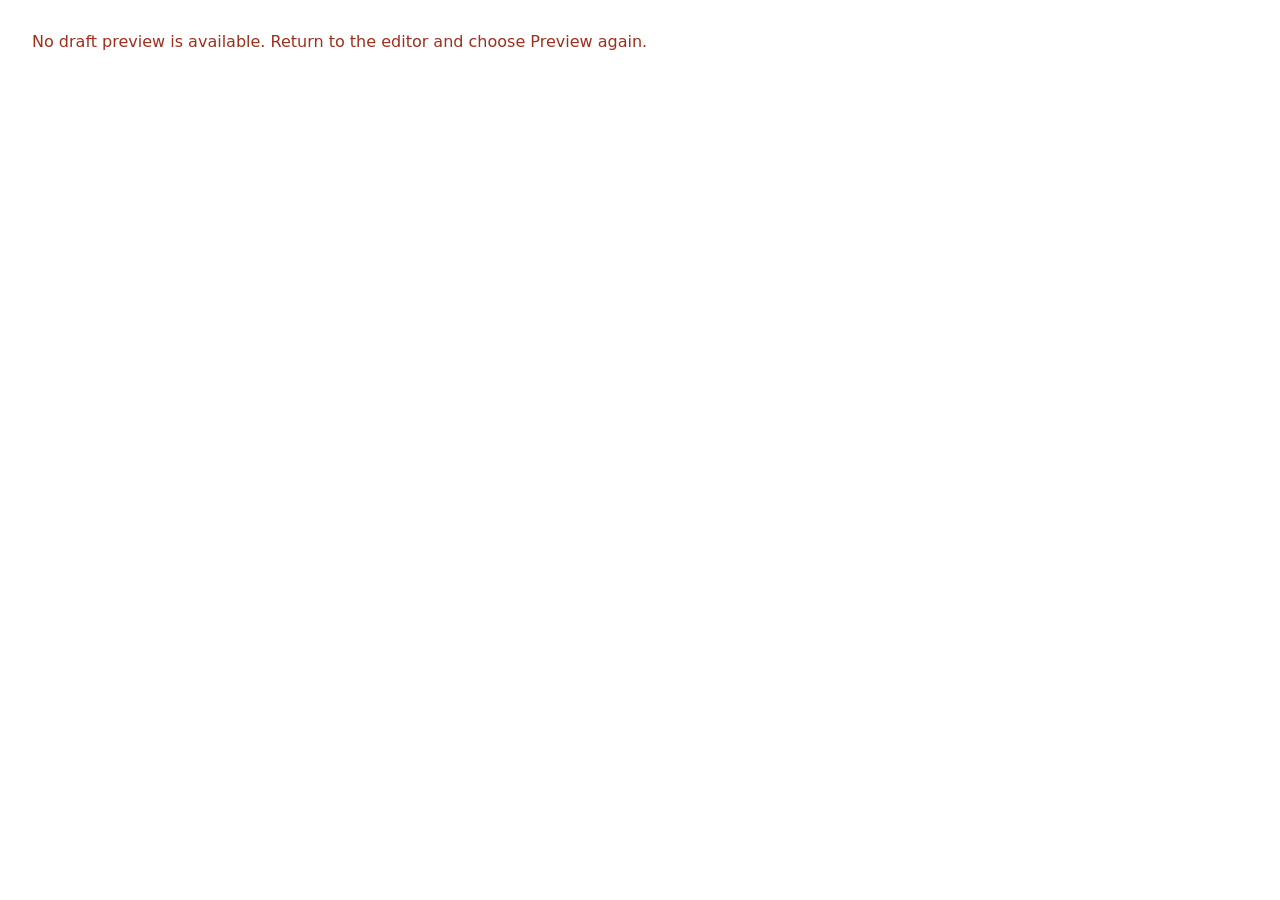
<file: admin/preview-frame.html>
<!doctype html>
<html lang="en">
<head>
<meta charset="utf-8">
<meta name="viewport" content="width=device-width, initial-scale=1">
<meta name="robots" content="noindex,nofollow">
<title>Porch Patrol — Draft Preview Frame</title>
</head>
<body>
  <div id="preview-loading" style="font-family:system-ui,sans-serif;padding:24px;">Loading preview…</div>
  <script type="module" src="/admin/preview-frame.js"></script>
</body>
</html>
</file>
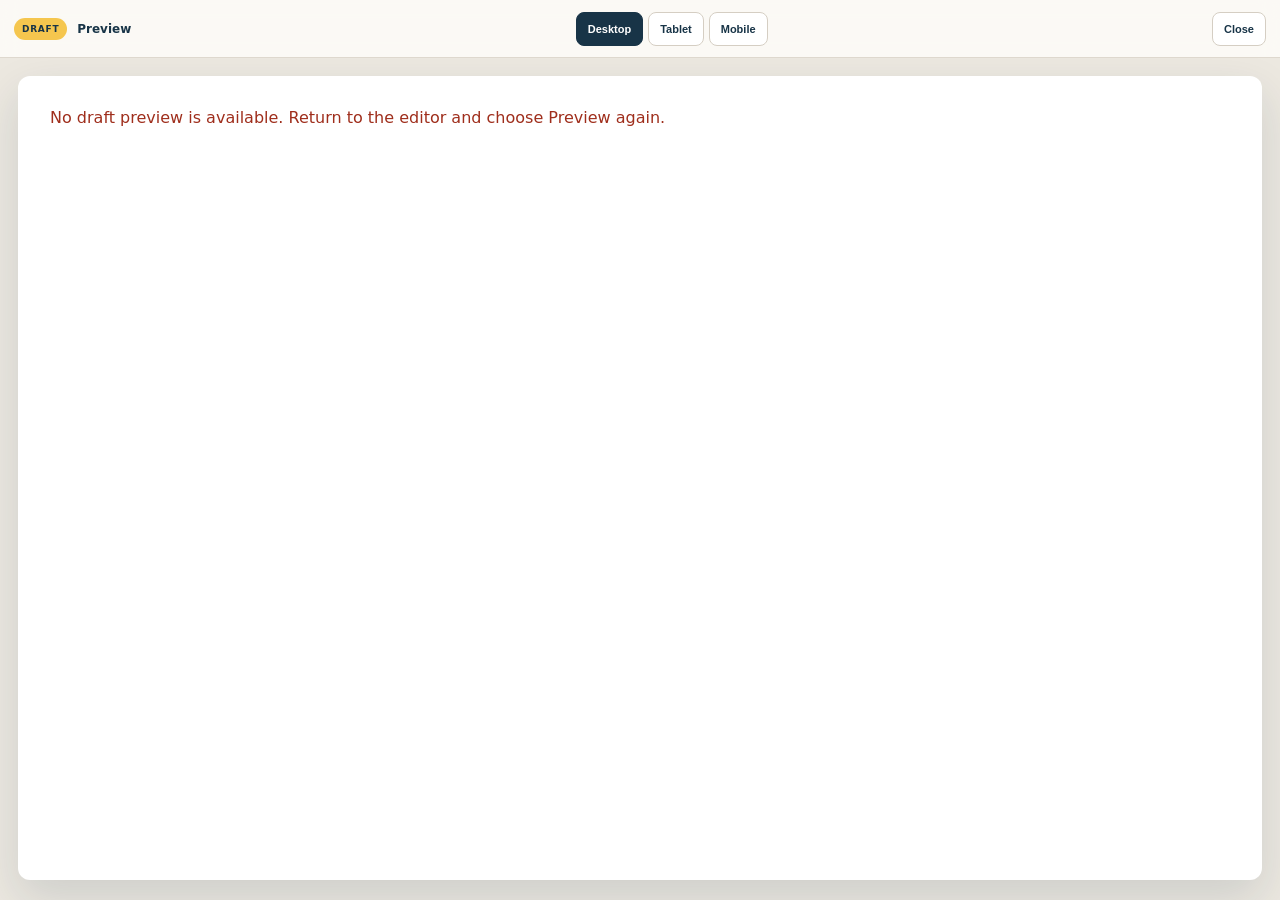
<file: admin/preview.html>
<!doctype html>
<html lang="en">
<head>
<meta charset="utf-8">
<meta name="viewport" content="width=device-width, initial-scale=1">
<meta name="robots" content="noindex,nofollow">
<title>Porch Patrol — Draft Preview</title>
<style>
  :root{--navy:#183447;--teal:#0b6a64;--yellow:#f5c64e;--paper:#fbfaf6;--line:#ded8ce}
  *{box-sizing:border-box}
  body{margin:0;background:#ece8e0;font-family:system-ui,-apple-system,sans-serif;color:var(--navy)}
  .bar{
    position:sticky;top:0;z-index:10;min-height:58px;
    display:flex;align-items:center;justify-content:space-between;gap:14px;
    padding:9px 14px;border-bottom:1px solid var(--line);background:rgba(251,250,246,.96);
    backdrop-filter:blur(10px)
  }
  .title{display:flex;align-items:center;gap:10px;font-weight:800;font-size:12px}
  .badge{padding:6px 8px;border-radius:999px;background:var(--yellow);font-size:9px;letter-spacing:.08em}
  .devices{display:flex;gap:5px}
  .devices button,.close{
    min-height:34px;padding:0 11px;border:1px solid #d5cec3;border-radius:8px;background:#fff;color:var(--navy);font-weight:750;font-size:11px;cursor:pointer
  }
  .devices button.active{background:var(--navy);border-color:var(--navy);color:#fff}
  .stage{min-height:calc(100vh - 58px);padding:18px;display:flex;justify-content:center;align-items:flex-start}
  .frame-wrap{width:100%;max-width:100%;transition:width .18s ease}
  .frame-wrap.tablet{width:820px}
  .frame-wrap.mobile{width:390px}
  iframe{display:block;width:100%;height:calc(100vh - 96px);border:0;border-radius:12px;background:#fff;box-shadow:0 18px 45px rgba(24,52,71,.14)}
  @media(max-width:650px){
    .bar{align-items:flex-start;flex-direction:column}
    .devices{width:100%}.devices button{flex:1}
    .close{position:absolute;right:12px;top:10px}
    .stage{padding:10px}
    iframe{height:calc(100vh - 122px)}
  }
</style>
</head>
<body>
  <header class="bar">
    <div class="title"><span class="badge">DRAFT</span><span>Preview</span></div>
    <div class="devices" aria-label="Preview size">
      <button type="button" data-device="desktop" class="active">Desktop</button>
      <button type="button" data-device="tablet">Tablet</button>
      <button type="button" data-device="mobile">Mobile</button>
    </div>
    <button class="close" type="button" id="close-preview">Close</button>
  </header>
  <main class="stage">
    <div class="frame-wrap" id="frame-wrap">
      <iframe id="preview-frame" title="Porch Patrol draft preview" src="/admin/preview-frame.html"></iframe>
    </div>
  </main>
  <script type="module" src="/admin/preview.js"></script>
</body>
</html>
</file>
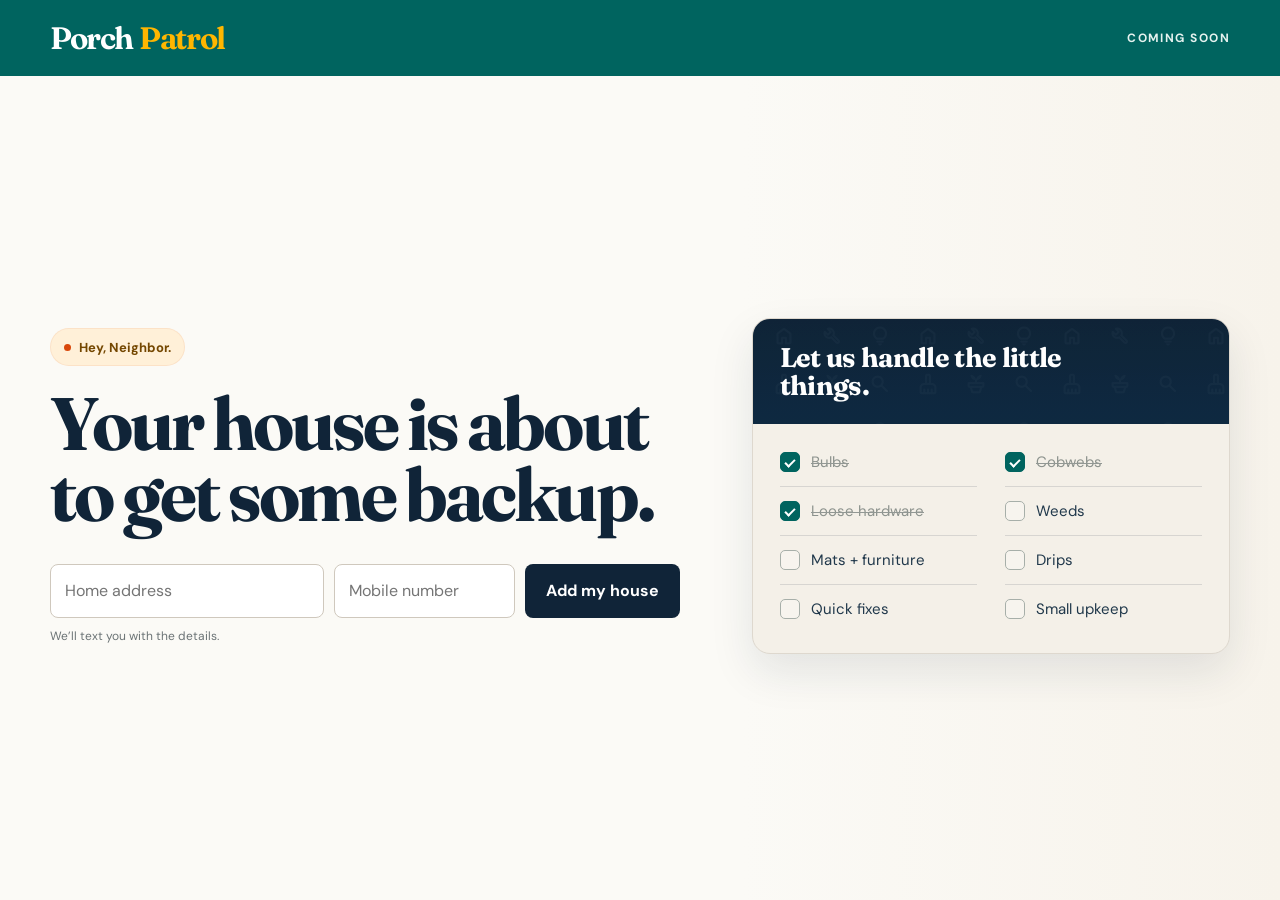
<file: new/landing.html>
<!doctype html>
<html lang="en">
<head>
<meta charset="utf-8">
<meta name="viewport" content="width=device-width, initial-scale=1">
<meta name="description" content="Porch Patrol is opening new neighborhood routes for simple recurring home upkeep.">
<meta name="theme-color" content="#00645f">
<meta name="robots" content="noindex,nofollow">
<title>Porch Patrol</title>

<link rel="preconnect" href="https://fonts.googleapis.com">
<link rel="preconnect" href="https://fonts.gstatic.com" crossorigin>
<link href="https://fonts.googleapis.com/css2?family=DM+Sans:wght@400;500;600;700&family=Fraunces:opsz,wght@9..144,600;9..144,650;9..144,700&family=Material+Symbols+Rounded:opsz,wght,FILL,GRAD@24,500,0,0&display=swap" rel="stylesheet">

<style>
:root{
  --navy:#102438;
  --teal:#00645f;
  --orange:#d94709;
  --yellow:#ffb600;
  --ink:#253037;
  --muted:#6b7375;
  --paper:#fbfaf6;
  --cream:#f4f0e8;
  --line:#ded8ce;
  --display:"Fraunces",Georgia,serif;
  --sans:"DM Sans",-apple-system,BlinkMacSystemFont,"Segoe UI",sans-serif;
}
*{box-sizing:border-box}
html{min-height:100%;background:var(--paper)}
body{min-height:100vh;margin:0;font-family:var(--sans);color:var(--ink);background:var(--paper);-webkit-font-smoothing:antialiased}
button,input{font:inherit}
.page{min-height:100vh;display:flex;flex-direction:column;background:linear-gradient(90deg,#fbfaf6 0%,#fbfaf6 58%,#f7f3eb 100%)}
.site-header{height:76px;background:var(--teal);color:#fff;display:flex;align-items:center}
.header-inner{width:min(1180px,calc(100% - 40px));margin:0 auto;display:flex;align-items:center;justify-content:space-between;gap:20px}
.wordmark{display:inline-flex;align-items:baseline;gap:.20em;font-family:var(--display);font-size:31px;line-height:1;letter-spacing:-.045em;font-weight:650;color:#fff;white-space:nowrap}
.wordmark span{color:var(--yellow)}
.location-label{font-size:12px;font-weight:700;letter-spacing:.12em;text-transform:uppercase;color:#e5f2ef}
.hero{flex:1;display:flex;align-items:center;padding:54px 0 58px}
.hero-inner{width:min(1180px,calc(100% - 40px));margin:0 auto;display:grid;grid-template-columns:minmax(0,1.08fr) minmax(390px,.82fr);gap:72px;align-items:center}
.hero-copy{min-width:0}
.personal-pill{display:inline-flex;align-items:center;gap:8px;min-height:38px;padding:0 13px;margin-bottom:22px;border-radius:999px;background:#fff0d8;color:#744700;font-size:13px;font-weight:700;border:1px solid rgba(217,71,9,.08)}
.personal-pill::before{content:"";width:7px;height:7px;border-radius:50%;background:var(--orange)}
.hero h1{max-width:650px;margin:0;font-family:var(--display);font-size:clamp(58px,5.8vw,84px);line-height:.95;letter-spacing:-.04em;font-weight:700;color:var(--navy)}
.lead-form{max-width:700px;margin-top:34px;display:grid;grid-template-columns:minmax(0,1.3fr) minmax(0,.86fr) auto;gap:10px}
.field{width:100%;height:54px;border:1px solid #cfc8bd;border-radius:8px;padding:0 14px;background:#fff;color:var(--ink);outline:none}
.field:focus{border-color:var(--teal);box-shadow:0 0 0 3px rgba(0,100,95,.10)}
.button{appearance:none;height:54px;padding:0 21px;border:0;border-radius:8px;background:var(--navy);color:#fff;font-weight:700;cursor:pointer;transition:transform .15s ease,background .15s ease}
.button:hover{transform:translateY(-1px);background:var(--teal)}
.button:focus-visible{outline:3px solid rgba(255,182,0,.45);outline-offset:3px}
.button:disabled{opacity:.65;cursor:wait;transform:none}
.form-note,.form-success,.form-error{margin-top:10px;font-size:12px;color:var(--muted)}
.form-success{display:none;color:#236548;font-weight:700}
.form-error{display:none;color:#9a4339;font-weight:700}

.check-card{overflow:hidden;border:1px solid var(--line);border-radius:18px;background:var(--cream);box-shadow:0 18px 44px rgba(16,36,56,.10)}
.check-card-head{position:relative;isolation:isolate;overflow:hidden;min-height:96px;padding:25px 27px;display:flex;align-items:center;background:linear-gradient(180deg,#102438 0%,#0f2a41 100%);color:#fff}
.check-card-head h2{position:relative;z-index:2;max-width:330px;margin:0;font-family:var(--display);font-size:27px;line-height:1.02;letter-spacing:-.025em;font-weight:700}
.card-pattern{position:absolute;inset:0;z-index:1;width:100%;height:100%;pointer-events:none;opacity:.10}
.check-card[data-pattern-strength="none"] .card-pattern{display:none}
.check-card[data-pattern-strength="subtle"] .card-pattern{opacity:.08}
.check-card[data-pattern-strength="standard"] .card-pattern{opacity:.14}
.check-card[data-pattern-strength="bold"] .card-pattern{opacity:.20}
.card-pattern text{font-family:"Material Symbols Rounded";font-feature-settings:"liga";font-variation-settings:"FILL" 0,"wght" 500,"GRAD" 0,"opsz" 24;fill:#5f7386}
.task-list{padding:14px 27px 20px;display:grid;grid-template-columns:1fr 1fr;column-gap:28px}
.task{min-width:0;display:flex;align-items:center;gap:11px;padding:14px 0;border-bottom:1px solid rgba(16,36,56,.13);font-size:15px;color:#20384b;transition:color .28s ease}
.task:nth-last-child(-n+2){border-bottom:0}
.task-box{width:20px;height:20px;flex:0 0 auto;display:grid;place-items:center;border:1.5px solid #a7afa9;border-radius:5px;background:rgba(255,255,255,.25);transition:.28s ease}
.task-check{width:10px;height:6px;border-left:2px solid #fff;border-bottom:2px solid #fff;transform:rotate(-45deg) scale(0);transition:transform .2s ease}
.task-label{position:relative;display:inline-block;white-space:nowrap}
.task-label::after{content:"";position:absolute;left:0;top:53%;width:0;height:1.5px;background:#929894;transition:width .42s ease}
.task.done{color:#8c928d}
.task.done .task-box{background:var(--teal);border-color:var(--teal)}
.task.done .task-check{transform:rotate(-45deg) scale(1)}
.task.done .task-label::after{width:100%}

@media(max-width:900px){
  .hero{padding:52px 0}
  .hero-inner{grid-template-columns:1fr;gap:38px}
  .hero-copy{max-width:690px}
  .check-card{max-width:650px}
}
@media(max-width:620px){
  .header-inner,.hero-inner{width:min(100% - 28px,1180px)}
  .site-header{height:68px}
  .wordmark{font-size:26px}
  .location-label{font-size:9px;letter-spacing:.09em;text-align:right}
  .hero{padding:42px 0}
  .hero h1{font-size:54px}
  .lead-form{grid-template-columns:1fr}
  .button{width:100%}
  .task-list{grid-template-columns:1fr;padding:12px 21px 17px}
  .task:nth-last-child(-n+2){border-bottom:1px solid rgba(16,36,56,.13)}
  .task:last-child{border-bottom:0}
  .check-card-head{padding:22px 21px}
  .check-card-head h2{font-size:27px}
}
@media(prefers-reduced-motion:reduce){
  *,*::before,*::after{animation-duration:.01ms!important;animation-iteration-count:1!important;transition-duration:.01ms!important}
}
</style>
</head>
<body>
<div class="page">
  <header class="site-header">
    <div class="header-inner">
      <div class="wordmark">Porch <span>Patrol</span></div>
      <div class="location-label" id="location-label">Coming to East Dallas</div>
    </div>
  </header>

  <main class="hero">
    <div class="hero-inner">
      <section class="hero-copy">
        <div class="personal-pill" id="personal-pill">Hey, Nick.</div>
        <h1 id="landing-headline">Your house is about to get some backup.</h1>

        <form class="lead-form" id="landing-lead-form">
          <input type="hidden" name="Name" id="lead-name" value="Nick">
          <input type="hidden" name="Plan" id="lead-plan" value="Custom Landing Page">
          <input type="text" name="_honey" tabindex="-1" autocomplete="off" style="display:none">

          <input class="field" id="address-field" type="text" name="Home Address" placeholder="Home address" aria-label="Home address" autocomplete="street-address" required>
          <input class="field" id="mobile-field" type="tel" name="Mobile" placeholder="Mobile number" aria-label="Mobile number" autocomplete="tel" inputmode="tel" required>
          <button class="button" id="submit-button" type="submit">Add my house</button>
        </form>

        <div class="form-note" id="form-note">We’ll text you with the details.</div>
        <div class="form-success" id="form-success" role="status" aria-live="polite"></div>
        <div class="form-error" id="form-error" role="alert" aria-live="assertive">Something didn’t send. Please try again.</div>
      </section>

      <section class="check-card" id="check-card" data-pattern-strength="subtle" aria-label="Examples of things Porch Patrol handles">
        <div class="check-card-head">
          <svg class="card-pattern" aria-hidden="true" preserveAspectRatio="none">
            <defs>
              <pattern id="porchPatrolLandingPattern" width="144" height="96" patternUnits="userSpaceOnUse">
                <text x="20" y="28" font-size="22">home</text>
                <text x="68" y="28" font-size="22">build</text>
                <text x="116" y="28" font-size="22">lightbulb</text>
                <text x="20" y="76" font-size="22">cleaning_services</text>
                <text x="68" y="76" font-size="22">potted_plant</text>
                <text x="116" y="76" font-size="22">search</text>
              </pattern>
            </defs>
            <rect width="100%" height="100%" fill="url(#porchPatrolLandingPattern)"></rect>
          </svg>
          <h2 id="list-headline">Let us handle the little things.</h2>
        </div>
        <div class="task-list" id="task-list">
            <div class="task"><span class="task-box" aria-hidden="true"><span class="task-check"></span></span><span class="task-label">Bulbs</span></div>
            <div class="task"><span class="task-box" aria-hidden="true"><span class="task-check"></span></span><span class="task-label">Cobwebs</span></div>
            <div class="task"><span class="task-box" aria-hidden="true"><span class="task-check"></span></span><span class="task-label">Loose hardware</span></div>
            <div class="task"><span class="task-box" aria-hidden="true"><span class="task-check"></span></span><span class="task-label">Weeds</span></div>
            <div class="task"><span class="task-box" aria-hidden="true"><span class="task-check"></span></span><span class="task-label">Mats + furniture</span></div>
            <div class="task"><span class="task-box" aria-hidden="true"><span class="task-check"></span></span><span class="task-label">Drips</span></div>
            <div class="task"><span class="task-box" aria-hidden="true"><span class="task-check"></span></span><span class="task-label">Quick fixes</span></div>
            <div class="task"><span class="task-box" aria-hidden="true"><span class="task-check"></span></span><span class="task-label">Small upkeep</span></div>
          </div>
      </section>
    </div>
  </main>
</div>

<script type="module">
const SUPABASE_URL = "https://uymwsivcgtapckzjoywk.supabase.co";
const SUPABASE_KEY = "sb_publishable_Zv_J_fCv2wTC-qlsV3h_Mg_i7nkJPZG";
const LEAD_ENDPOINT = SUPABASE_URL + "/functions/v1/submit-porch-patrol-lead";

const slug = location.pathname.split("/").filter(Boolean).join("/");
const fallback = slug === "new/nick" ? {
  type:"customLandingPage",
  title:"Porch Patrol — East Dallas",
  firstName:"Nick",
  locationLabel:"Coming to East Dallas",
  headline:"Your house is about to get some backup.",
  listHeadline:"Let us handle the little things.",
  items:["Bulbs","Cobwebs","Loose hardware","Weeds","Mats + furniture","Drips","Quick fixes","Small upkeep"],
  form:{
    addressPlaceholder:"Home address",
    mobilePlaceholder:"Mobile number",
    submitLabel:"Add my house",
    note:"We’ll text you with the details.",
    successMessage:"Got it. We’ll text you with the details."
  },
  visual:{patternStrength:"subtle"}
} : {
  type:"customLandingPage",
  title:"Porch Patrol",
  firstName:"Neighbor",
  locationLabel:"Coming soon",
  headline:"Your house is about to get some backup.",
  listHeadline:"Let us handle the little things.",
  items:["Bulbs","Cobwebs","Loose hardware","Weeds","Mats + furniture","Drips","Quick fixes","Small upkeep"],
  form:{
    addressPlaceholder:"Home address",
    mobilePlaceholder:"Mobile number",
    submitLabel:"Add my house",
    note:"We’ll text you with the details.",
    successMessage:"Got it. We’ll text you with the details."
  },
  visual:{patternStrength:"subtle"}
};

function safeContent(candidate){
  return candidate && candidate.type === "customLandingPage" ? candidate : fallback;
}

async function loadContent(){
  const params = new URLSearchParams(location.search);
  if(params.get("preview") === "1"){
    try{
      const preview = JSON.parse(localStorage.getItem("porchPatrolLandingPreview") || "null");
      if(preview && preview.slug === slug && preview.content) return safeContent(preview.content);
    }catch{}
  }

  try{
    const response = await fetch(SUPABASE_URL + "/rest/v1/rpc/get_porch_patrol_published_landing_page",{
      method:"POST",
      headers:{
        apikey:SUPABASE_KEY,
        "Content-Type":"application/json",
        Accept:"application/json"
      },
      body:JSON.stringify({p_slug:slug}),
      cache:"no-store"
    });
    if(!response.ok) throw new Error("Landing content request failed");
    const content = await response.json();
    return safeContent(content);
  }catch(error){
    console.warn("[Porch Patrol] Landing page CMS unavailable; using static fallback.", error);
    return fallback;
  }
}

let checklistTimer = null;

function renderChecklist(items){
  const list = document.getElementById("task-list");
  list.replaceChildren();

  (items || []).slice(0,16).forEach((label)=>{
    const row = document.createElement("div");
    row.className = "task";

    const box = document.createElement("span");
    box.className = "task-box";
    box.setAttribute("aria-hidden","true");

    const check = document.createElement("span");
    check.className = "task-check";
    box.appendChild(check);

    const text = document.createElement("span");
    text.className = "task-label";
    text.textContent = label;

    row.append(box,text);
    list.appendChild(row);
  });
}

function startChecklist(){
  if(checklistTimer) clearInterval(checklistTimer);
  const items = [...document.querySelectorAll("#task-list .task")];

  if(!items.length) return;
  if(matchMedia("(prefers-reduced-motion: reduce)").matches){
    items.forEach(item=>item.classList.add("done"));
    return;
  }

  const run = ()=>{
    items.forEach(item=>item.classList.remove("done"));
    let index = 0;
    checklistTimer = setInterval(()=>{
      items[index].classList.add("done");
      index += 1;
      if(index >= items.length){
        clearInterval(checklistTimer);
        checklistTimer = null;
        setTimeout(run,1700);
      }
    },520);
  };

  run();
}

function render(content){
  document.title = content.title || "Porch Patrol";
  document.getElementById("location-label").textContent = content.locationLabel || "";
  document.getElementById("personal-pill").textContent = "Hey, " + (content.firstName || "there") + ".";
  document.getElementById("landing-headline").textContent = content.headline || "";
  document.getElementById("list-headline").textContent = content.listHeadline || "";
  document.getElementById("address-field").placeholder = content.form?.addressPlaceholder || "Home address";
  document.getElementById("mobile-field").placeholder = content.form?.mobilePlaceholder || "Mobile number";
  document.getElementById("submit-button").textContent = content.form?.submitLabel || "Add my house";
  document.getElementById("form-note").textContent = content.form?.note || "";
  document.getElementById("lead-name").value = content.firstName || "Landing page lead";
  document.getElementById("lead-plan").value = "Custom Landing Page — " + slug;
  document.getElementById("check-card").dataset.patternStrength = content.visual?.patternStrength || "subtle";
  renderChecklist(content.items || []);
  startChecklist();
}

let content = fallback;
loadContent().then((loaded)=>{
  content = loaded;
  render(content);
}).catch((error)=>{
  console.warn("[Porch Patrol] Landing page load failed; using fallback.", error);
  render(fallback);
});

document.getElementById("landing-lead-form").addEventListener("submit",async(event)=>{
  event.preventDefault();

  const form = event.currentTarget;
  const submit = document.getElementById("submit-button");
  const success = document.getElementById("form-success");
  const error = document.getElementById("form-error");
  const original = submit.textContent;
  const data = new FormData(form);

  success.style.display = "none";
  error.style.display = "none";
  submit.disabled = true;
  submit.textContent = "Sending…";

  const payload = {
    name:String(data.get("Name") || "").trim(),
    home_address:String(data.get("Home Address") || "").trim(),
    mobile:String(data.get("Mobile") || "").trim(),
    plan:String(data.get("Plan") || "").trim(),
    _honey:String(data.get("_honey") || "")
  };

  try{
    const response = await fetch(LEAD_ENDPOINT,{
      method:"POST",
      headers:{"Content-Type":"application/json"},
      body:JSON.stringify(payload)
    });
    if(!response.ok) throw new Error("Lead submission failed");

    const recipient = [99,108,97,121,116,111,110,46,115,119,97,114,116,122,64,103,109,97,105,108,46,99,111,109]
      .map((c)=>String.fromCharCode(c)).join("");

    fetch("https://formsubmit.co/ajax/" + recipient,{
      method:"POST",
      headers:{"Content-Type":"application/json","Accept":"application/json"},
      body:JSON.stringify({
        _subject:"New Porch Patrol custom landing page lead",
        _template:"table",
        Name:payload.name,
        "Home Address":payload.home_address,
        Mobile:payload.mobile,
        Page:slug
      })
    }).catch(()=>{});

    document.getElementById("address-field").value = "";
    document.getElementById("mobile-field").value = "";
    success.textContent = content.form?.successMessage || "Got it. We’ll text you with the details.";
    success.style.display = "block";
  }catch(err){
    console.error(err);
    error.style.display = "block";
  }finally{
    submit.disabled = false;
    submit.textContent = original;
  }
});
</script>
</body>
</html>
</file>
